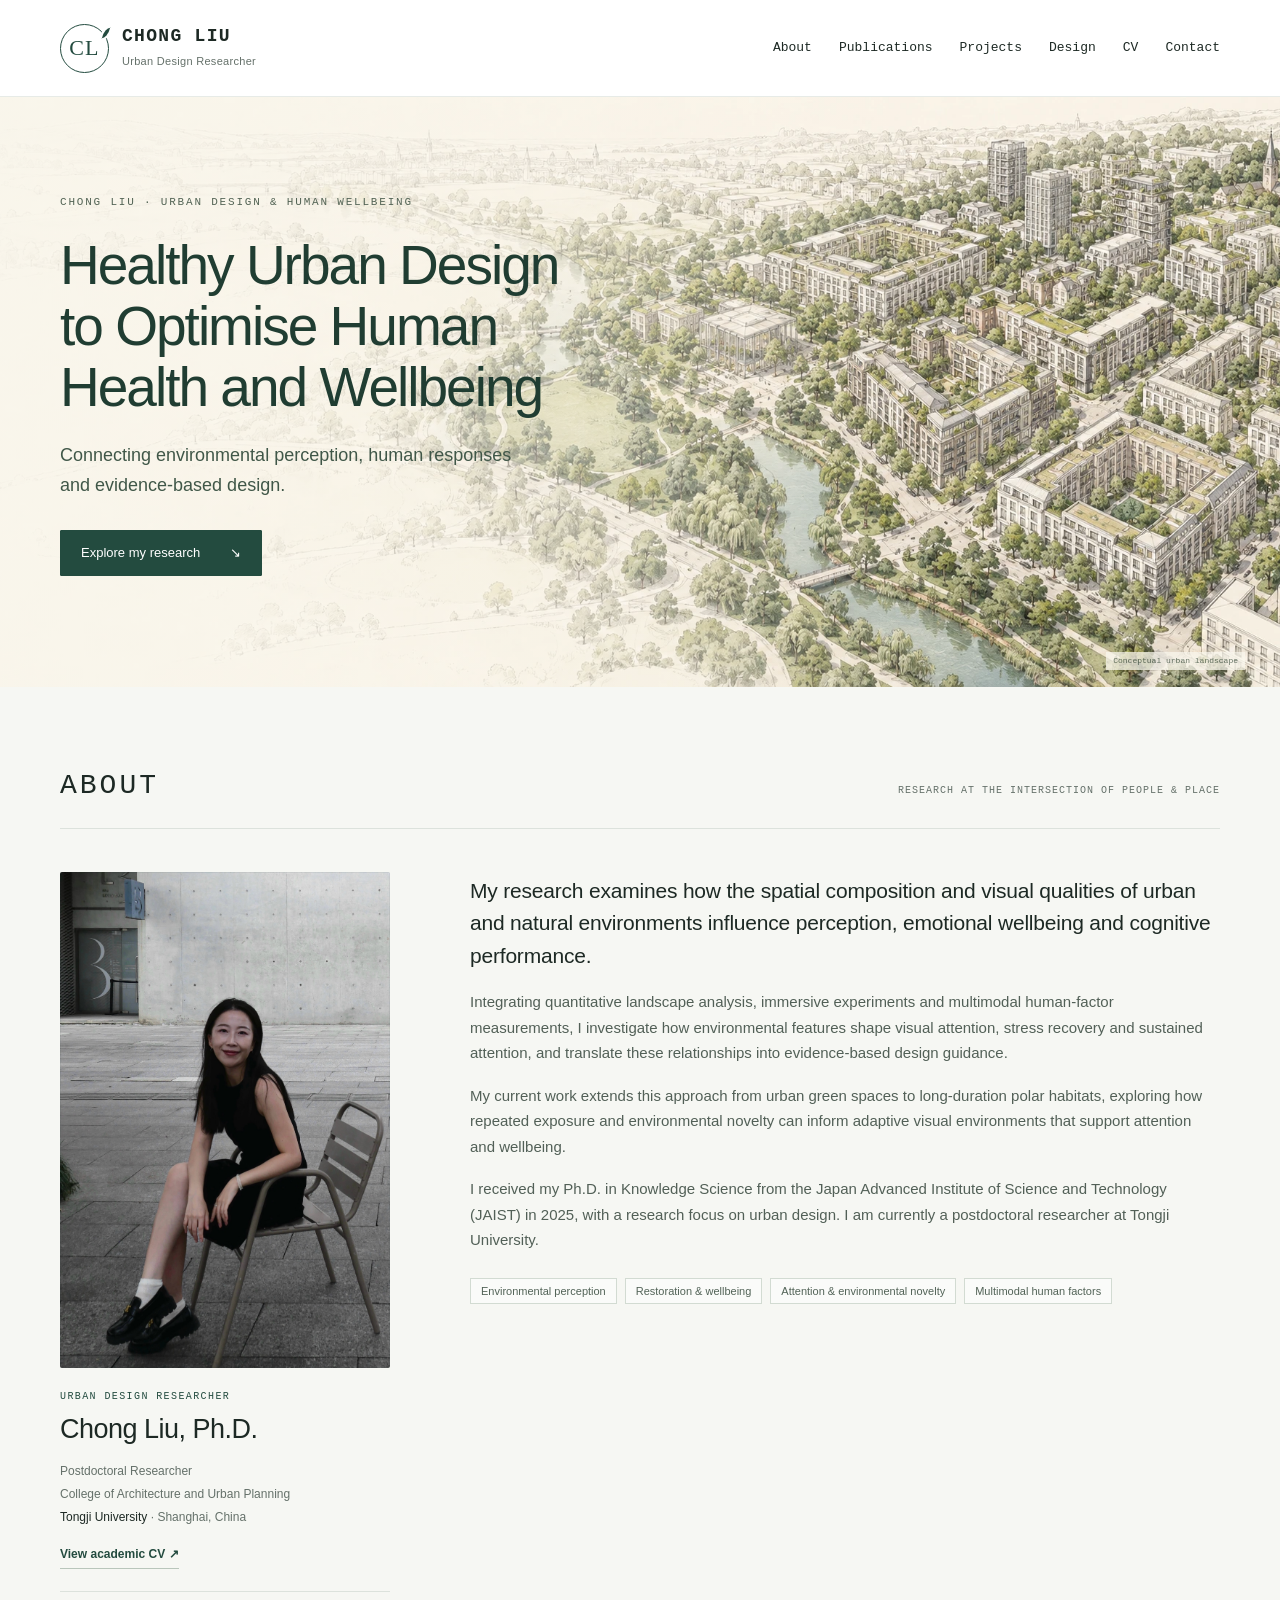
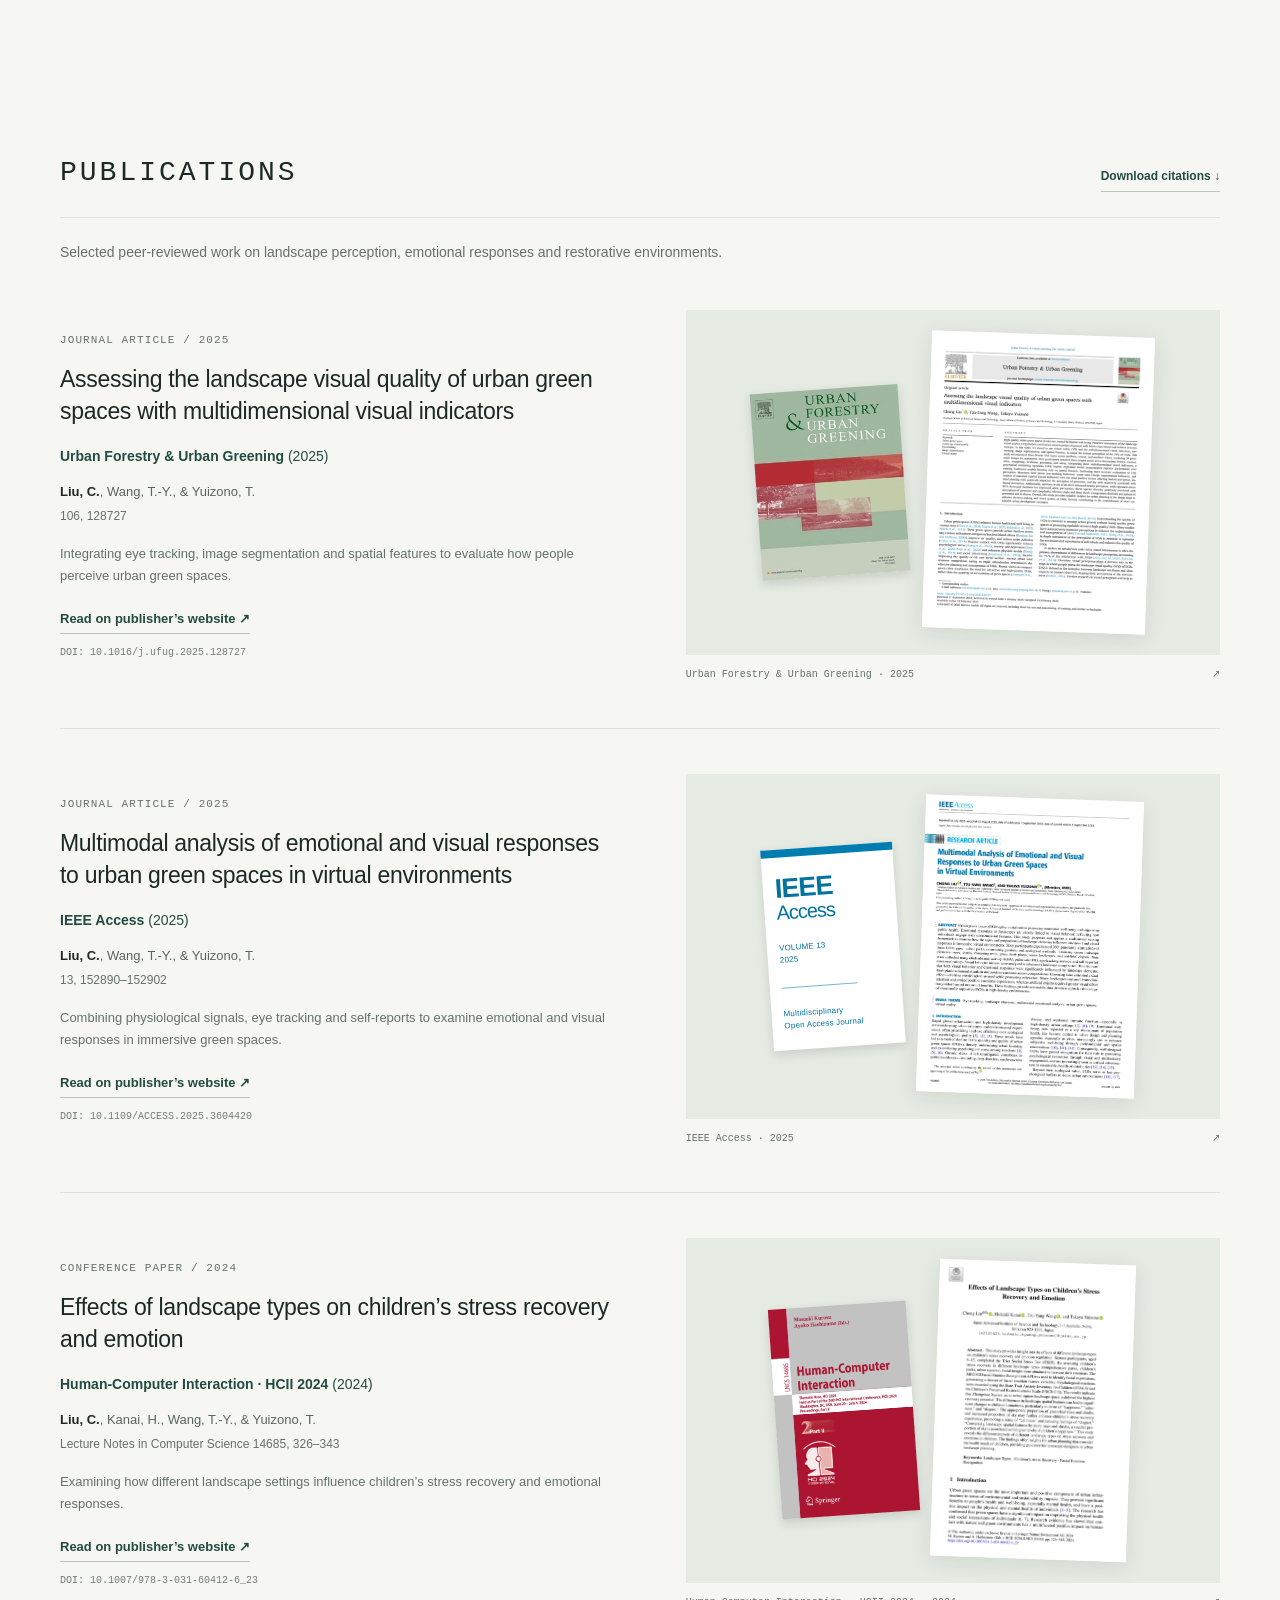
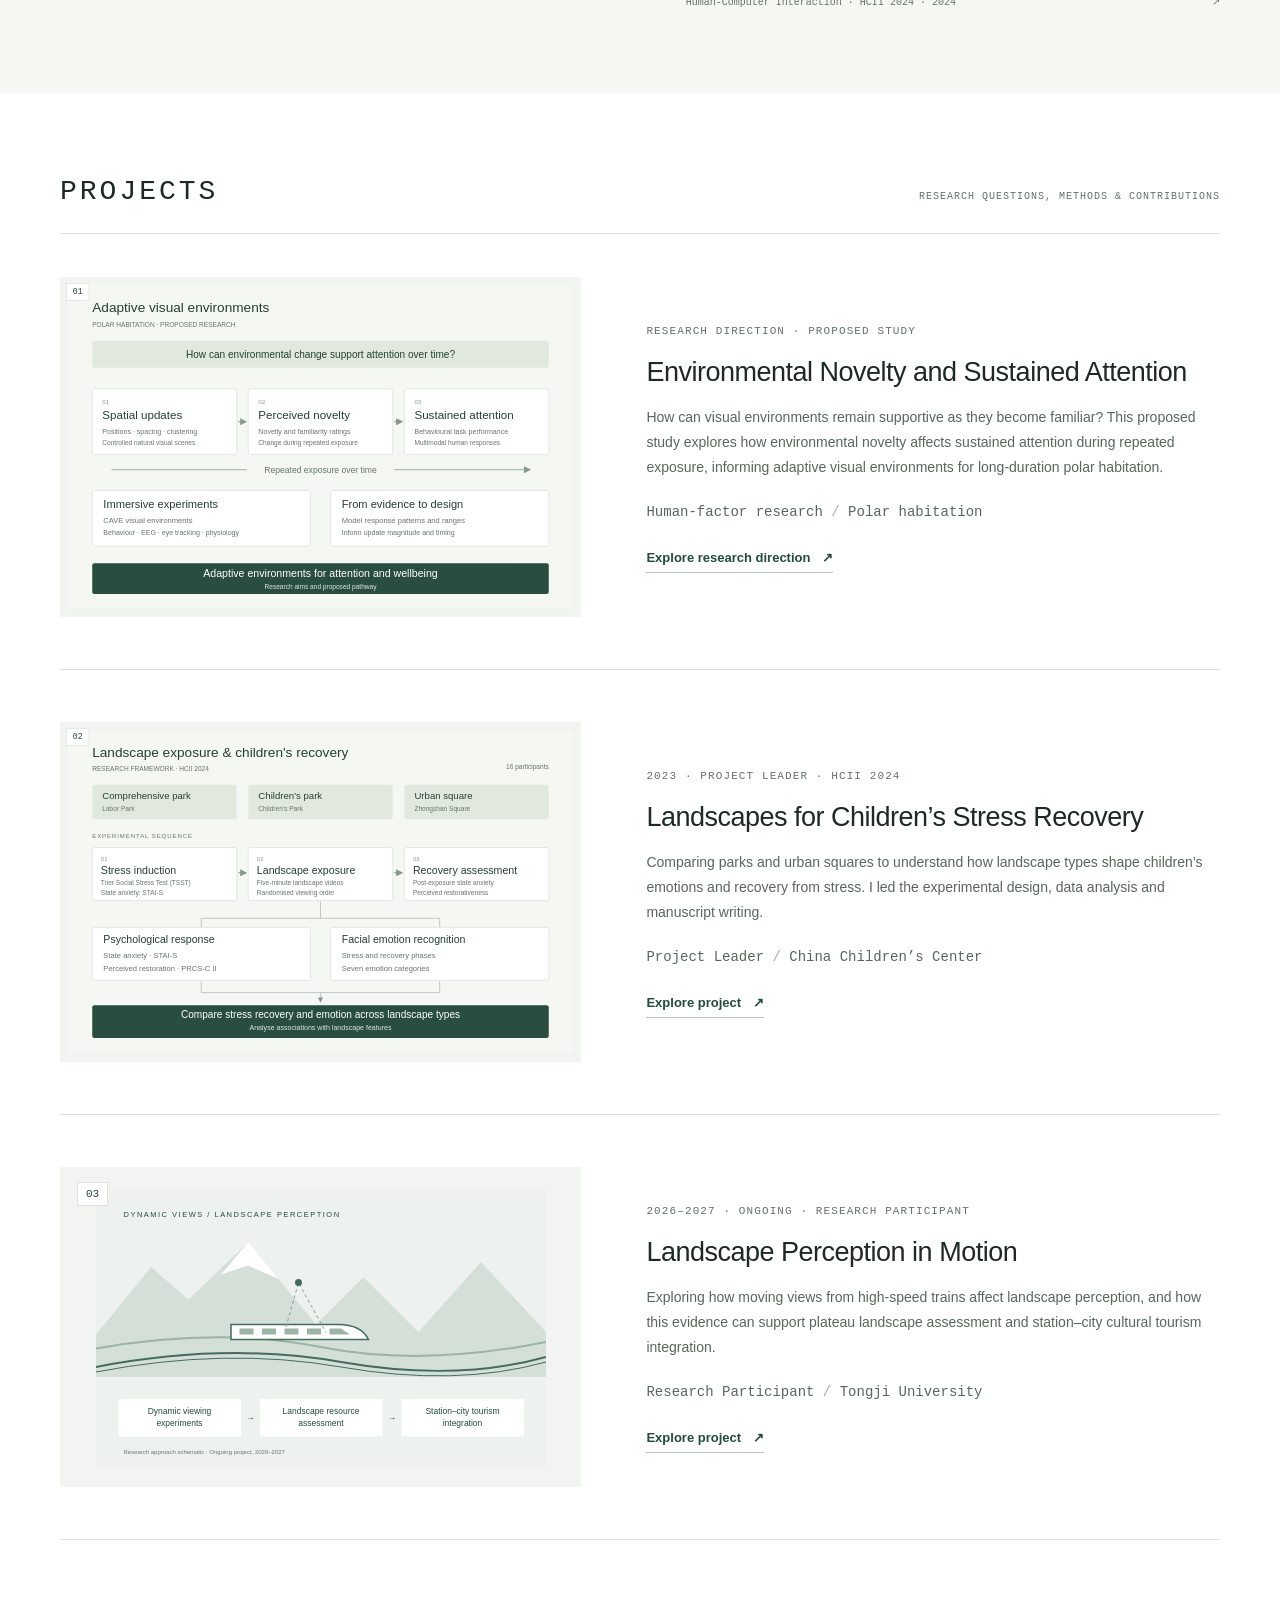
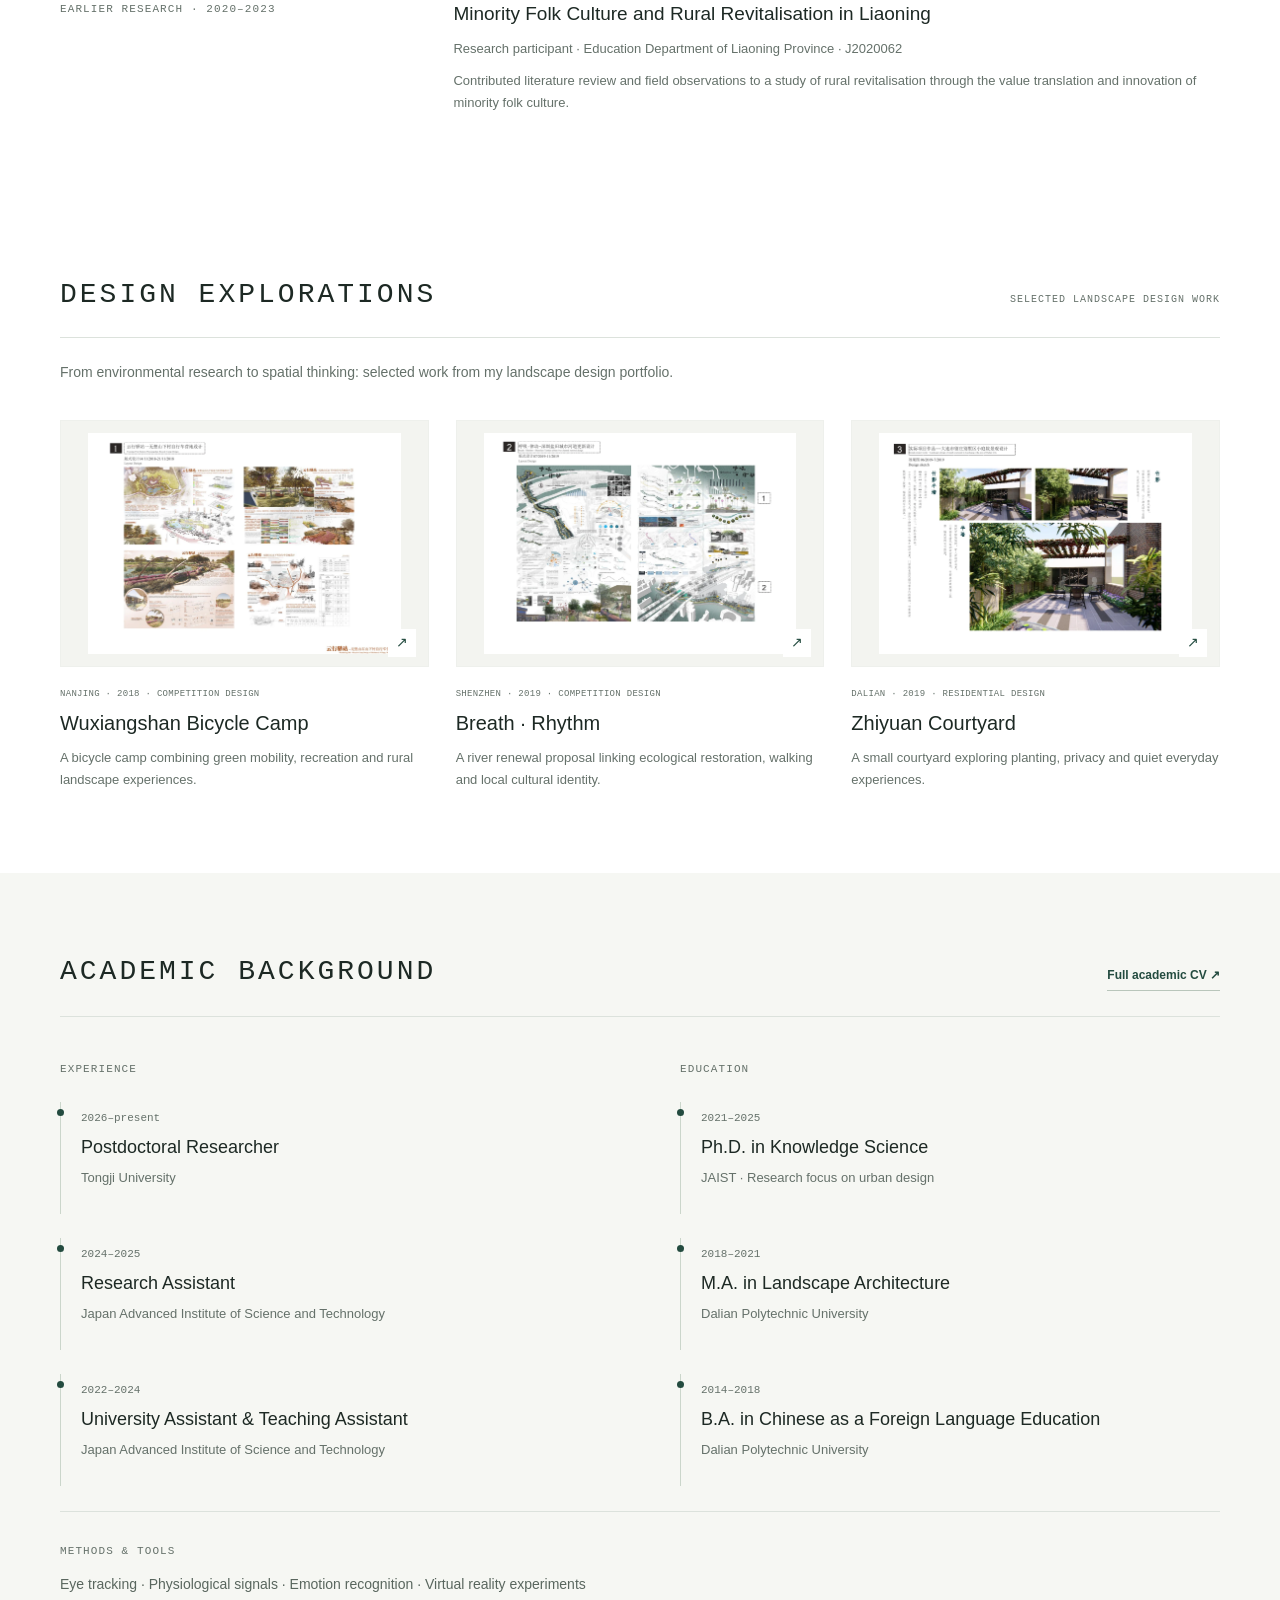
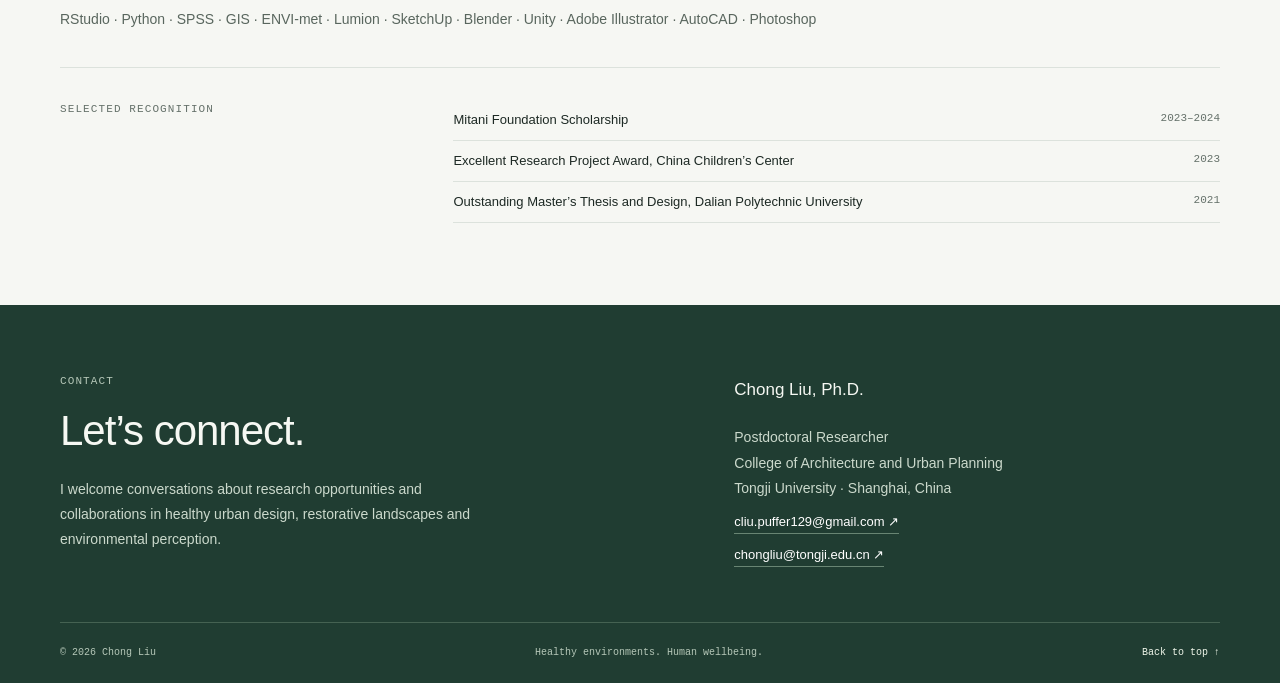
<file: index.html>
<!doctype html><html lang="en">
<head><meta charset="utf-8"><meta name="viewport" content="width=device-width, initial-scale=1"><meta name="description" content="Chong Liu, postdoctoral researcher at Tongji University. Healthy urban design to optimise human health and wellbeing through landscape perception and multimodal assessment."><meta name="theme-color" content="#234b3f"><title>Chong Liu | Healthy Urban Design</title><link rel="icon" href="assets/favicon.svg" type="image/svg+xml"><link rel="stylesheet" href="styles.css?v=20261018-portrait-selected"><link rel="canonical" href="https://chongliu129.github.io/"><meta property="og:title" content="Chong Liu | Healthy Urban Design"><meta property="og:description" content="Chong Liu, postdoctoral researcher at Tongji University. Healthy urban design to optimise human health and wellbeing through landscape perception and multimodal assessment."><meta property="og:image" content="https://chongliu129.github.io/assets/hero-urban-sketch.webp"><meta property="og:type" content="website"><script type="application/ld+json">{"@context": "https://schema.org", "@type": "Person", "name": "Chong Liu", "url": "https://chongliu129.github.io/", "jobTitle": "Postdoctoral Researcher", "worksFor": {"@type": "CollegeOrUniversity", "name": "Tongji University"}, "alumniOf": [{"@type": "CollegeOrUniversity", "name": "Japan Advanced Institute of Science and Technology"}, {"@type": "CollegeOrUniversity", "name": "Dalian Polytechnic University"}], "knowsAbout": ["Healthy urban design", "Environmental perception", "Restorative environments", "Multimodal assessment"]}</script></head>

<body id="top"><a class="skip-link" href="#main">Skip to content</a>

<header class="site-header"><div class="wrap header-inner"><a class="brand" href="/" aria-label="Chong Liu home"><span class="monogram" aria-hidden="true">CL<span></span></span><span>CHONG LIU<small>Urban Design Researcher</small></span></a><button class="menu-toggle" aria-expanded="false" aria-controls="primary-nav">Menu <span aria-hidden="true">☰</span></button>
<nav id="primary-nav" aria-label="Primary navigation"><a href="/#about">About</a><a href="/#publications">Publications</a><a href="/#projects">Projects</a><a href="/#design">Design</a><a href="cv.html">CV</a><a href="/#contact">Contact</a></nav>
</div></header>

<main id="main">
<section class="hero hero-sketch"><img class="hero-image" src="assets/hero-urban-sketch.webp" alt="Conceptual hand-drawn aerial view of tree-lined urban blocks, green courtyards and a public park" fetchpriority="high" width="1942" height="809"><div class="hero-shade"></div><div class="wrap hero-inner"><p class="eyebrow">CHONG LIU · URBAN DESIGN &amp; HUMAN WELLBEING</p><h1>Healthy Urban Design<br>to Optimise Human<br>Health and Wellbeing</h1><p class="hero-lead">Connecting environmental perception, human responses<br class="desktop-break"> and evidence-based design.</p><a class="button light" href="#projects">Explore my research <span aria-hidden="true">↘</span></a></div><p class="hero-caption">Conceptual urban landscape</p></section>

<section id="about" class="section about"><div class="wrap"><div class="section-head"><h2>About</h2><span>RESEARCH AT THE INTERSECTION OF PEOPLE &amp; PLACE</span></div><div class="about-grid"><div class="profile profile-with-photo"><figure class="portrait-frame"><img src="assets/chong-liu-portrait-selected.jpg" alt="Chong Liu seated in an architectural courtyard" width="1817" height="2733" loading="lazy"></figure><div class="profile-details"><p class="eyebrow">URBAN DESIGN RESEARCHER</p><h3>Chong Liu, Ph.D.</h3><p class="profile-affiliation">Postdoctoral Researcher<br>College of Architecture and Urban Planning<br><strong>Tongji University</strong> · Shanghai, China</p><a class="text-link" href="cv.html">View academic CV ↗</a></div></div><div class="about-copy"><p class="intro">My research examines how the spatial composition and visual qualities of urban and natural environments influence perception, emotional wellbeing and cognitive performance.</p><p>Integrating quantitative landscape analysis, immersive experiments and multimodal human-factor measurements, I investigate how environmental features shape visual attention, stress recovery and sustained attention, and translate these relationships into evidence-based design guidance.</p><p>My current work extends this approach from urban green spaces to long-duration polar habitats, exploring how repeated exposure and environmental novelty can inform adaptive visual environments that support attention and wellbeing.</p><p>I received my Ph.D. in Knowledge Science from the Japan Advanced Institute of Science and Technology (JAIST) in 2025, with a research focus on urban design. I am currently a postdoctoral researcher at Tongji University.</p><div class="research-tags"><span>Environmental perception</span><span>Restoration &amp; wellbeing</span><span>Attention &amp; environmental novelty</span><span>Multimodal human factors</span></div></div></div></div></section>

<section id="publications" class="section publications"><div class="wrap"><div class="section-head"><h2>Publications</h2><a class="text-link" href="publications.bib" download>Download citations ↓</a></div><p class="section-note">Selected peer-reviewed work on landscape perception, emotional responses and restorative environments.</p>
<article class="publication" id="ufug"><div class="pub-copy"><p class="eyebrow">Journal article <span> / </span> 2025</p><h3><a href="https://www.sciencedirect.com/science/article/pii/S1618866725000615" target="_blank" rel="noopener noreferrer">Assessing the landscape visual quality of urban green spaces with multidimensional visual indicators</a></h3><p class="journal">Urban Forestry & Urban Greening <span>(2025)</span></p><p class="authors"><strong>Liu, C.</strong>, Wang, T.-Y., &amp; Yuizono, T.</p><p class="volume">106, 128727</p><p class="pub-summary">Integrating eye tracking, image segmentation and spatial features to evaluate how people perceive urban green spaces.</p><a class="text-link" href="https://www.sciencedirect.com/science/article/pii/S1618866725000615" target="_blank" rel="noopener noreferrer">Read on publisher’s website ↗</a><p class="doi">DOI: 10.1016/j.ufug.2025.128727</p></div><a class="publication-preview" href="https://www.sciencedirect.com/science/article/pii/S1618866725000615" target="_blank" rel="noopener noreferrer" aria-label="Read Assessing the landscape visual quality of urban green spaces with multidimensional visual indicators on the publisher’s website"><div class="preview-surface"><img class="journal-cover" src="assets/ufug-cover.webp" alt="Urban Forestry &amp; Urban Greening cover" loading="lazy"><img class="paper-page" src="assets/paper-1.webp" alt="First page of Assessing the landscape visual quality of urban green spaces with multidimensional visual indicators" loading="lazy"></div><span class="preview-caption">Urban Forestry & Urban Greening · 2025 <span aria-hidden="true">↗</span></span></a></article>

<article class="publication" id="ieee"><div class="pub-copy"><p class="eyebrow">Journal article <span> / </span> 2025</p><h3><a href="https://ieeexplore.ieee.org/abstract/document/11145757" target="_blank" rel="noopener noreferrer">Multimodal analysis of emotional and visual responses to urban green spaces in virtual environments</a></h3><p class="journal">IEEE Access <span>(2025)</span></p><p class="authors"><strong>Liu, C.</strong>, Wang, T.-Y., &amp; Yuizono, T.</p><p class="volume">13, 152890–152902</p><p class="pub-summary">Combining physiological signals, eye tracking and self-reports to examine emotional and visual responses in immersive green spaces.</p><a class="text-link" href="https://ieeexplore.ieee.org/abstract/document/11145757" target="_blank" rel="noopener noreferrer">Read on publisher’s website ↗</a><p class="doi">DOI: 10.1109/ACCESS.2025.3604420</p></div><a class="publication-preview" href="https://ieeexplore.ieee.org/abstract/document/11145757" target="_blank" rel="noopener noreferrer" aria-label="Read Multimodal analysis of emotional and visual responses to urban green spaces in virtual environments on the publisher’s website"><div class="preview-surface"><span class="journal-badge"><b>IEEE<span>Access</span></b><small>VOLUME 13<br>2025</small><span class="badge-line"></span><small>Multidisciplinary<br>Open Access Journal</small></span><img class="paper-page" src="assets/paper-2.webp" alt="First page of Multimodal analysis of emotional and visual responses to urban green spaces in virtual environments" loading="lazy"></div><span class="preview-caption">IEEE Access · 2025 <span aria-hidden="true">↗</span></span></a></article>

<article class="publication" id="hcii"><div class="pub-copy"><p class="eyebrow">Conference paper <span> / </span> 2024</p><h3><a href="https://link.springer.com/chapter/10.1007/978-3-031-60412-6_23" target="_blank" rel="noopener noreferrer">Effects of landscape types on children’s stress recovery and emotion</a></h3><p class="journal">Human-Computer Interaction · HCII 2024 <span>(2024)</span></p><p class="authors"><strong>Liu, C.</strong>, Kanai, H., Wang, T.-Y., &amp; Yuizono, T.</p><p class="volume">Lecture Notes in Computer Science 14685, 326–343</p><p class="pub-summary">Examining how different landscape settings influence children’s stress recovery and emotional responses.</p><a class="text-link" href="https://link.springer.com/chapter/10.1007/978-3-031-60412-6_23" target="_blank" rel="noopener noreferrer">Read on publisher’s website ↗</a><p class="doi">DOI: 10.1007/978-3-031-60412-6_23</p></div><a class="publication-preview" href="https://link.springer.com/chapter/10.1007/978-3-031-60412-6_23" target="_blank" rel="noopener noreferrer" aria-label="Read Effects of landscape types on children’s stress recovery and emotion on the publisher’s website"><div class="preview-surface"><img class="journal-cover" src="assets/hcii-book.webp" alt="Human-Computer Interaction · HCII 2024 cover" loading="lazy"><img class="paper-page" src="assets/paper-3.webp" alt="First page of Effects of landscape types on children’s stress recovery and emotion" loading="lazy"></div><span class="preview-caption">Human-Computer Interaction · HCII 2024 · 2024 <span aria-hidden="true">↗</span></span></a></article>
</div></section>

<section id="projects" class="section projects"><div class="wrap"><div class="section-head"><h2>Projects</h2><span>RESEARCH QUESTIONS, METHODS &amp; CONTRIBUTIONS</span></div>
<article class="project-row"><a class="project-image project-framework" href="environmental-novelty.html"><img src="assets/novelty-research-framework.svg" alt="Research framework linking spatial updates, perceived novelty and sustained attention to adaptive visual environment design" loading="lazy" width="700" height="440"><span class="image-index">01</span></a><div class="project-copy"><p class="eyebrow">RESEARCH DIRECTION · PROPOSED STUDY</p><h3><a href="environmental-novelty.html">Environmental Novelty and Sustained Attention</a></h3><p>How can visual environments remain supportive as they become familiar? This proposed study explores how environmental novelty affects sustained attention during repeated exposure, informing adaptive visual environments for long-duration polar habitation.</p><p class="project-role">Human-factor research<span> / </span>Polar habitation</p><a class="text-link" href="environmental-novelty.html">Explore research direction <span aria-hidden="true">↗</span></a></div></article>

<article class="project-row"><a class="project-image project-framework" href="children-landscapes.html"><img src="assets/children-research-framework.svg" alt="Research framework showing landscape exposure, psychological assessment and facial emotion recognition in the children’s stress recovery study" loading="lazy" width="700" height="440"><span class="image-index">02</span></a><div class="project-copy"><p class="eyebrow">2023 · Project leader · HCII 2024</p><h3><a href="children-landscapes.html">Landscapes for Children’s Stress Recovery</a></h3><p>Comparing parks and urban squares to understand how landscape types shape children’s emotions and recovery from stress. I led the experimental design, data analysis and manuscript writing.</p><p class="project-role">Project Leader<span> / </span>China Children’s Center</p><a class="text-link" href="children-landscapes.html">Explore project <span aria-hidden="true">↗</span></a></div></article>

<article class="project-row"><a class="project-image" href="railway-landscapes.html"><img src="assets/railway-methods.svg" alt="Research approach from dynamic viewing experiments to landscape assessment and station–city tourism integration" loading="lazy" width="700" height="440"><span class="image-index">03</span></a><div class="project-copy"><p class="eyebrow">2026–2027 · Ongoing · Research participant</p><h3><a href="railway-landscapes.html">Landscape Perception in Motion</a></h3><p>Exploring how moving views from high-speed trains affect landscape perception, and how this evidence can support plateau landscape assessment and station–city cultural tourism integration.</p><p class="project-role">Research Participant<span> / </span>Tongji University</p><a class="text-link" href="railway-landscapes.html">Explore project <span aria-hidden="true">↗</span></a></div></article>

<article class="past-project"><p class="eyebrow">EARLIER RESEARCH · 2020–2023</p><div><h3>Minority Folk Culture and Rural Revitalisation in Liaoning</h3><p>Research participant · Education Department of Liaoning Province · J2020062</p><p>Contributed literature review and field observations to a study of rural revitalisation through the value translation and innovation of minority folk culture.</p></div></article>
</div></section>

<section id="design" class="section design"><div class="wrap"><div class="section-head"><h2>Design Explorations</h2><span>SELECTED LANDSCAPE DESIGN WORK</span></div><p class="section-note">From environmental research to spatial thinking: selected work from my landscape design portfolio.</p><div class="design-grid">
<article class="design-card"><a class="design-open" href="assets/bicycle-camp.webp" data-image="assets/bicycle-camp.webp" data-title="Wuxiangshan Bicycle Camp" aria-label="Enlarge Wuxiangshan Bicycle Camp portfolio sheet"><img src="assets/bicycle-camp.webp" alt="Original portfolio sheet for Wuxiangshan Bicycle Camp" loading="lazy" width="800" height="565"><span aria-hidden="true">↗</span></a><p class="eyebrow">Nanjing · 2018 · Competition design</p><h3>Wuxiangshan Bicycle Camp</h3><p>A bicycle camp combining green mobility, recreation and rural landscape experiences.</p></article>

<article class="design-card"><a class="design-open" href="assets/river-renewal.webp" data-image="assets/river-renewal.webp" data-title="Breath · Rhythm" aria-label="Enlarge Breath · Rhythm portfolio sheet"><img src="assets/river-renewal.webp" alt="Original portfolio sheet for Breath · Rhythm" loading="lazy" width="800" height="565"><span aria-hidden="true">↗</span></a><p class="eyebrow">Shenzhen · 2019 · Competition design</p><h3>Breath · Rhythm</h3><p>A river renewal proposal linking ecological restoration, walking and local cultural identity.</p></article>

<article class="design-card"><a class="design-open" href="assets/courtyard.webp" data-image="assets/courtyard.webp" data-title="Zhiyuan Courtyard" aria-label="Enlarge Zhiyuan Courtyard portfolio sheet"><img src="assets/courtyard.webp" alt="Original portfolio sheet for Zhiyuan Courtyard" loading="lazy" width="800" height="565"><span aria-hidden="true">↗</span></a><p class="eyebrow">Dalian · 2019 · Residential design</p><h3>Zhiyuan Courtyard</h3><p>A small courtyard exploring planting, privacy and quiet everyday experiences.</p></article>
</div></div></section>

<dialog id="image-viewer" aria-labelledby="viewer-title"><div class="viewer-bar"><h2 id="viewer-title">Portfolio</h2><button type="button" class="close-viewer" aria-label="Close image preview">Close ×</button></div><img id="viewer-image" alt=""><p>Original portfolio sheet · Chong Liu</p></dialog>

<section id="background" class="section background"><div class="wrap"><div class="section-head"><h2>Academic Background</h2><a href="cv.html" class="text-link">Full academic CV ↗</a></div><div class="background-grid"><div><p class="eyebrow">EXPERIENCE</p>
<article class="timeline-item"><time>2026–present</time><h3>Postdoctoral Researcher</h3><p>Tongji University</p></article>

<article class="timeline-item"><time>2024–2025</time><h3>Research Assistant</h3><p>Japan Advanced Institute of Science and Technology</p></article>

<article class="timeline-item"><time>2022–2024</time><h3>University Assistant &amp; Teaching Assistant</h3><p>Japan Advanced Institute of Science and Technology</p></article>
</div><div><p class="eyebrow">EDUCATION</p>
<article class="timeline-item"><time>2021–2025</time><h3>Ph.D. in Knowledge Science</h3><p>JAIST · Research focus on urban design</p></article>

<article class="timeline-item"><time>2018–2021</time><h3>M.A. in Landscape Architecture</h3><p>Dalian Polytechnic University</p></article>

<article class="timeline-item"><time>2014–2018</time><h3>B.A. in Chinese as a Foreign Language Education</h3><p>Dalian Polytechnic University</p></article>
</div></div><div class="methods-strip"><p class="eyebrow">METHODS &amp; TOOLS</p><p>Eye tracking · Physiological signals · Emotion recognition · Virtual reality experiments</p><p>RStudio · Python · SPSS · GIS · ENVI-met · Lumion · SketchUp · Blender · Unity · Adobe Illustrator · AutoCAD · Photoshop</p></div><div class="recognition"><p class="eyebrow">SELECTED RECOGNITION</p><ul><li>Mitani Foundation Scholarship <span>2023–2024</span></li><li>Excellent Research Project Award, China Children’s Center <span>2023</span></li><li>Outstanding Master’s Thesis and Design, Dalian Polytechnic University <span>2021</span></li></ul></div></div></section>
</main>

<footer id="contact"><div class="wrap contact-grid"><div><p class="eyebrow">CONTACT</p><h2>Let’s connect.</h2><p>I welcome conversations about research opportunities and collaborations in healthy urban design, restorative landscapes and environmental perception.</p></div><div class="contact-details"><strong>Chong Liu, Ph.D.</strong><p>Postdoctoral Researcher<br>College of Architecture and Urban Planning<br>Tongji University · Shanghai, China</p><a href="mailto:cliu.puffer129@gmail.com">cliu.puffer129@gmail.com ↗</a><a href="mailto:chongliu@tongji.edu.cn">chongliu@tongji.edu.cn ↗</a></div></div><div class="wrap footer-bottom"><span>© 2026 Chong Liu</span><span>Healthy environments. Human wellbeing.</span><a href="#top">Back to top ↑</a></div></footer>
<script src="script.js?v=20261017" defer></script></body>
</html>
</file>
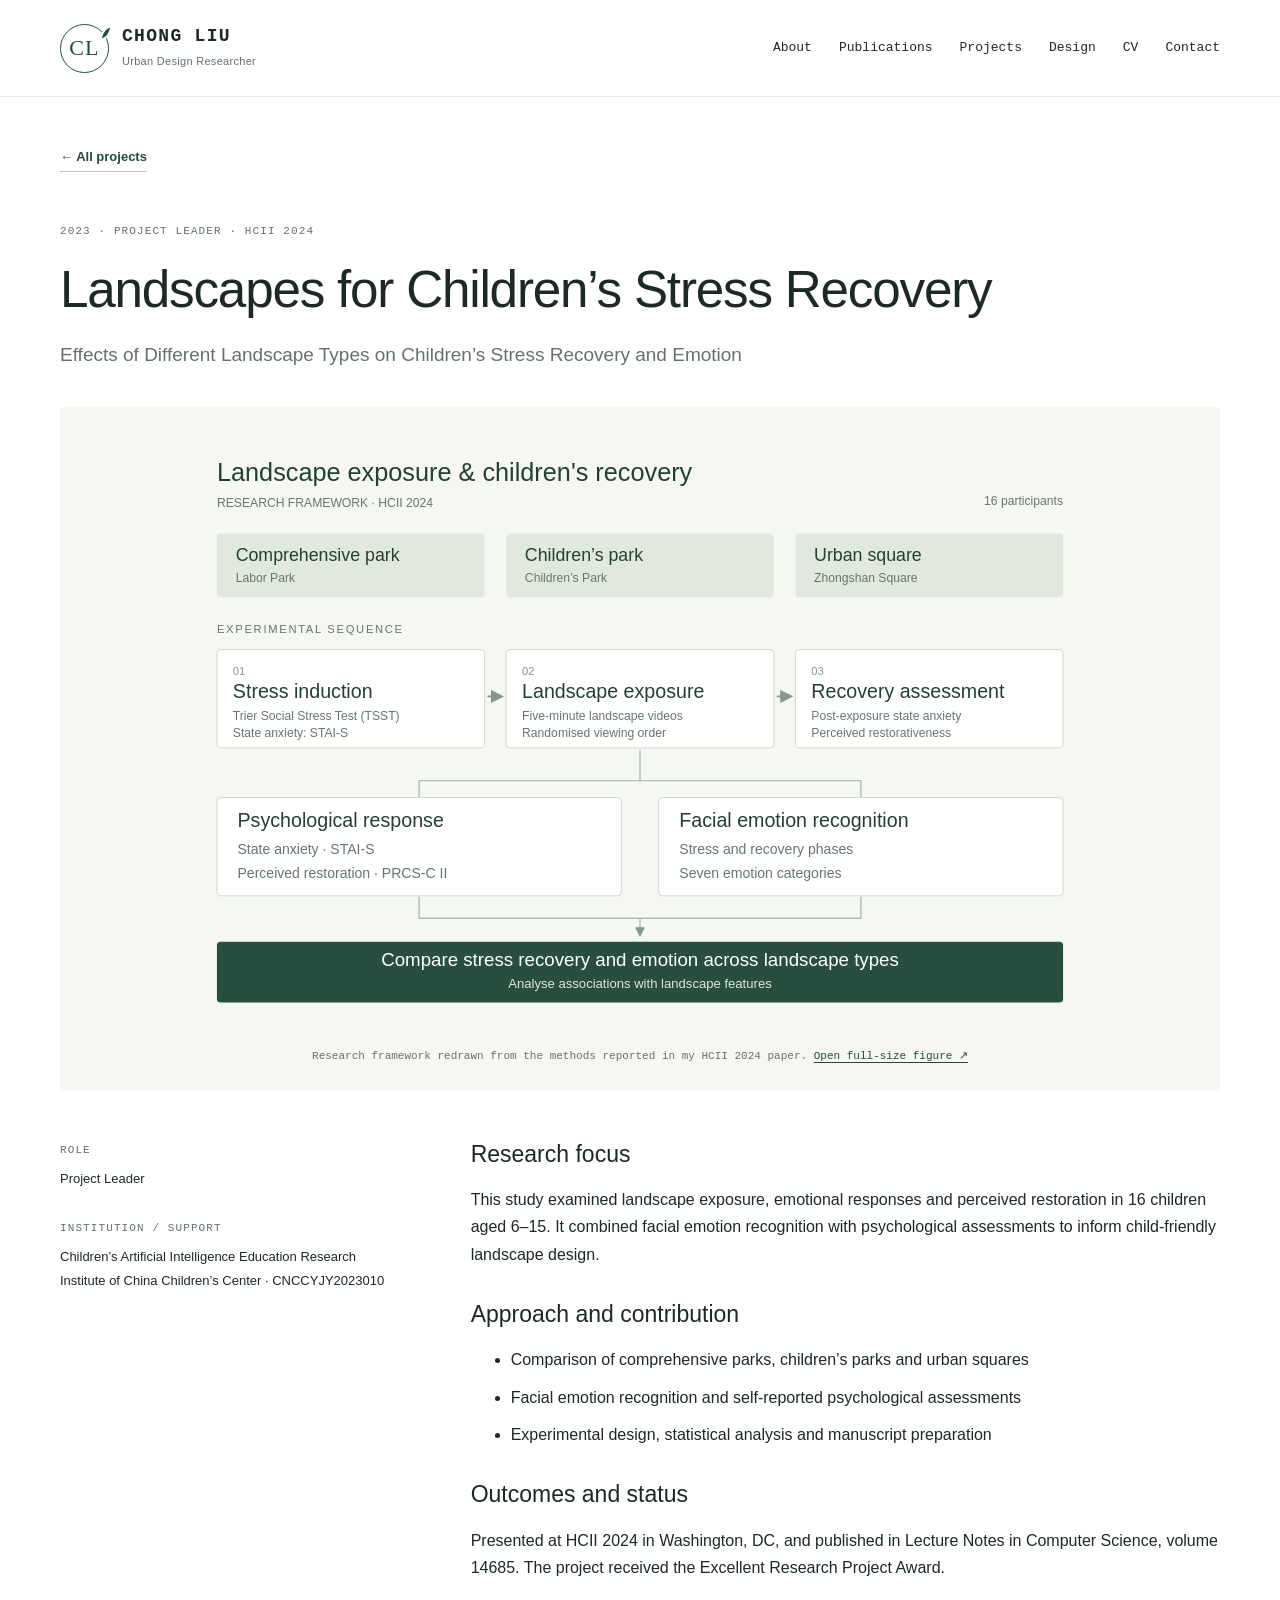
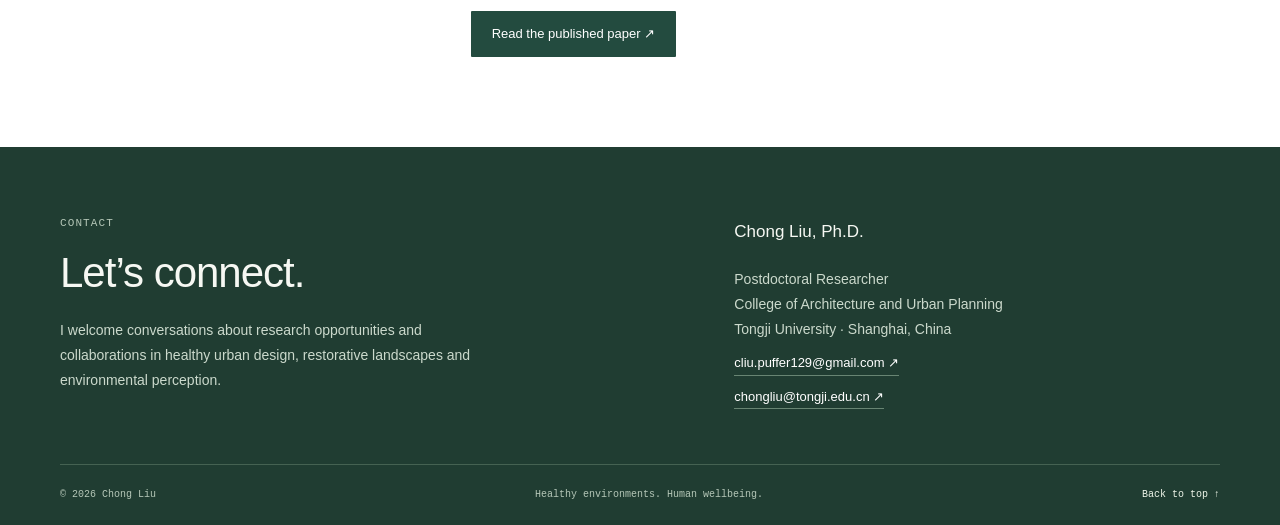
<file: children-landscapes.html>
<!doctype html><html lang="en">
<head><meta charset="utf-8"><meta name="viewport" content="width=device-width, initial-scale=1"><meta name="description" content="Comparing parks and urban squares to understand how landscape types shape children’s emotions and recovery from stress. I led the experimental design, data analysis and manuscript writing."><meta name="theme-color" content="#234b3f"><title>Landscapes for Children’s Stress Recovery | Chong Liu</title><link rel="icon" href="assets/favicon.svg" type="image/svg+xml"><link rel="stylesheet" href="styles.css?v=20261018"><link rel="canonical" href="https://chongliu129.github.io/children-landscapes.html"><meta property="og:title" content="Landscapes for Children’s Stress Recovery | Chong Liu"><meta property="og:description" content="Comparing parks and urban squares to understand how landscape types shape children’s emotions and recovery from stress. I led the experimental design, data analysis and manuscript writing."><meta property="og:image" content="https://chongliu129.github.io/assets/hero-urban-sketch.webp"><meta property="og:type" content="website"></head>

<body id="top"><a class="skip-link" href="#main">Skip to content</a>

<header class="site-header"><div class="wrap header-inner"><a class="brand" href="/" aria-label="Chong Liu home"><span class="monogram" aria-hidden="true">CL<span></span></span><span>CHONG LIU<small>Urban Design Researcher</small></span></a><button class="menu-toggle" aria-expanded="false" aria-controls="primary-nav">Menu <span aria-hidden="true">☰</span></button>
<nav id="primary-nav" aria-label="Primary navigation"><a href="/#about">About</a><a href="/#publications">Publications</a><a href="/#projects">Projects</a><a href="/#design">Design</a><a href="cv.html">CV</a><a href="/#contact">Contact</a></nav>
</div></header>

<main id="main" class="detail-page wrap"><a href="/#projects" class="text-link back-link">← All projects</a><p class="eyebrow">2023 · Project leader · HCII 2024</p><h1>Landscapes for Children’s Stress Recovery</h1><p class="detail-subtitle">Effects of Different Landscape Types on Children’s Stress Recovery and Emotion</p>
<figure class="detail-figure framework-figure"><a href="assets/children-research-framework.svg" target="_blank" rel="noopener noreferrer" aria-label="Open full-size research illustration"><img src="assets/children-research-framework.svg" alt="Research framework showing the experimental sequence, psychological measures and facial emotion recognition"></a><figcaption>Research framework redrawn from the methods reported in my HCII 2024 paper. <a class="figure-enlarge" href="assets/children-research-framework.svg" target="_blank" rel="noopener noreferrer">Open full-size figure ↗</a></figcaption></figure>
<div class="detail-columns">
<aside><p class="eyebrow">ROLE</p><p>Project Leader</p><p class="eyebrow">INSTITUTION / SUPPORT</p><p>Children’s Artificial Intelligence Education Research Institute of China Children’s Center · CNCCYJY2023010</p></aside>
<div><h2>Research focus</h2><p>This study examined landscape exposure, emotional responses and perceived restoration in 16 children aged 6–15. It combined facial emotion recognition with psychological assessments to inform child-friendly landscape design.</p><h2>Approach and contribution</h2><ul><li>Comparison of comprehensive parks, children’s parks and urban squares</li><li>Facial emotion recognition and self-reported psychological assessments</li><li>Experimental design, statistical analysis and manuscript preparation</li></ul><h2>Outcomes and status</h2><p>Presented at HCII 2024 in Washington, DC, and published in Lecture Notes in Computer Science, volume 14685. The project received the Excellent Research Project Award.</p><a class="button primary" href="https://link.springer.com/chapter/10.1007/978-3-031-60412-6_23">Read the published paper ↗</a></div></div></main>

<footer id="contact"><div class="wrap contact-grid"><div><p class="eyebrow">CONTACT</p><h2>Let’s connect.</h2><p>I welcome conversations about research opportunities and collaborations in healthy urban design, restorative landscapes and environmental perception.</p></div><div class="contact-details"><strong>Chong Liu, Ph.D.</strong><p>Postdoctoral Researcher<br>College of Architecture and Urban Planning<br>Tongji University · Shanghai, China</p><a href="mailto:cliu.puffer129@gmail.com">cliu.puffer129@gmail.com ↗</a><a href="mailto:chongliu@tongji.edu.cn">chongliu@tongji.edu.cn ↗</a></div></div><div class="wrap footer-bottom"><span>© 2026 Chong Liu</span><span>Healthy environments. Human wellbeing.</span><a href="#top">Back to top ↑</a></div></footer>
<script src="script.js?v=20261017" defer></script></body>
</html>
</file>
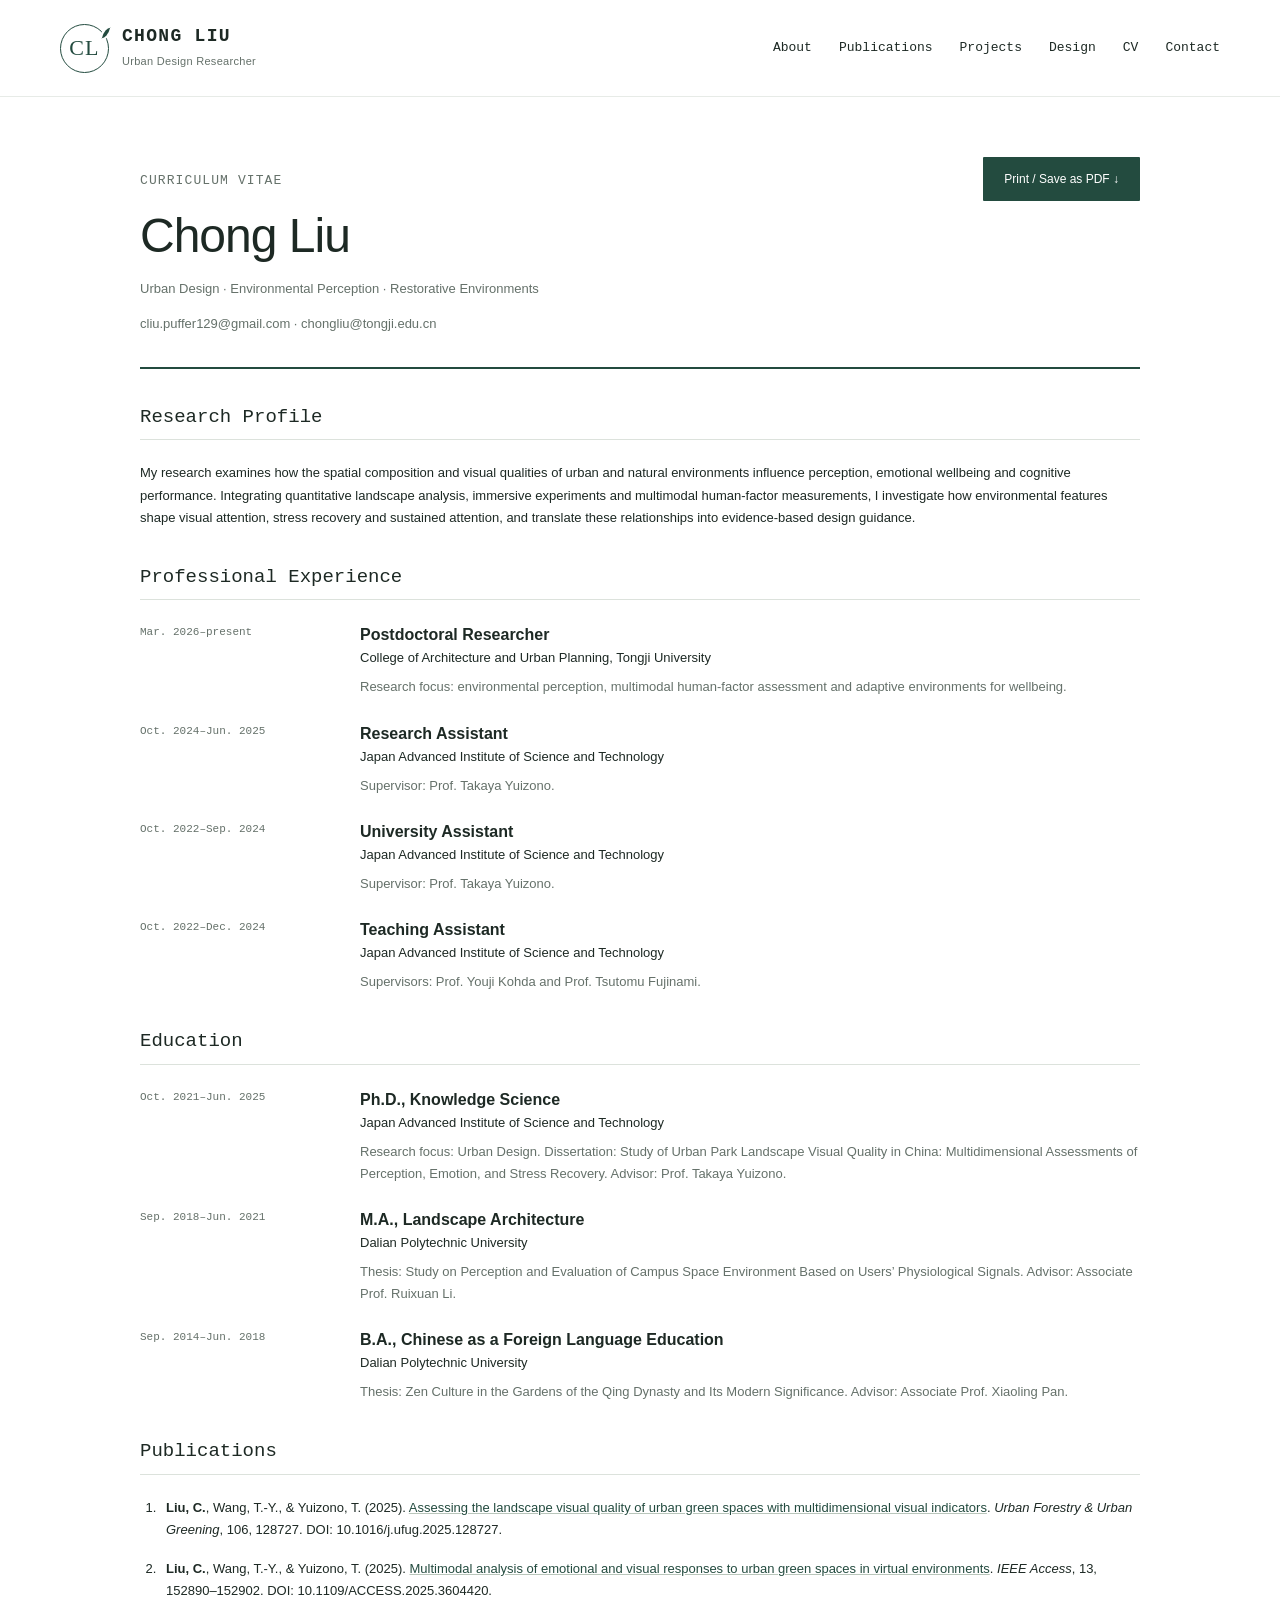
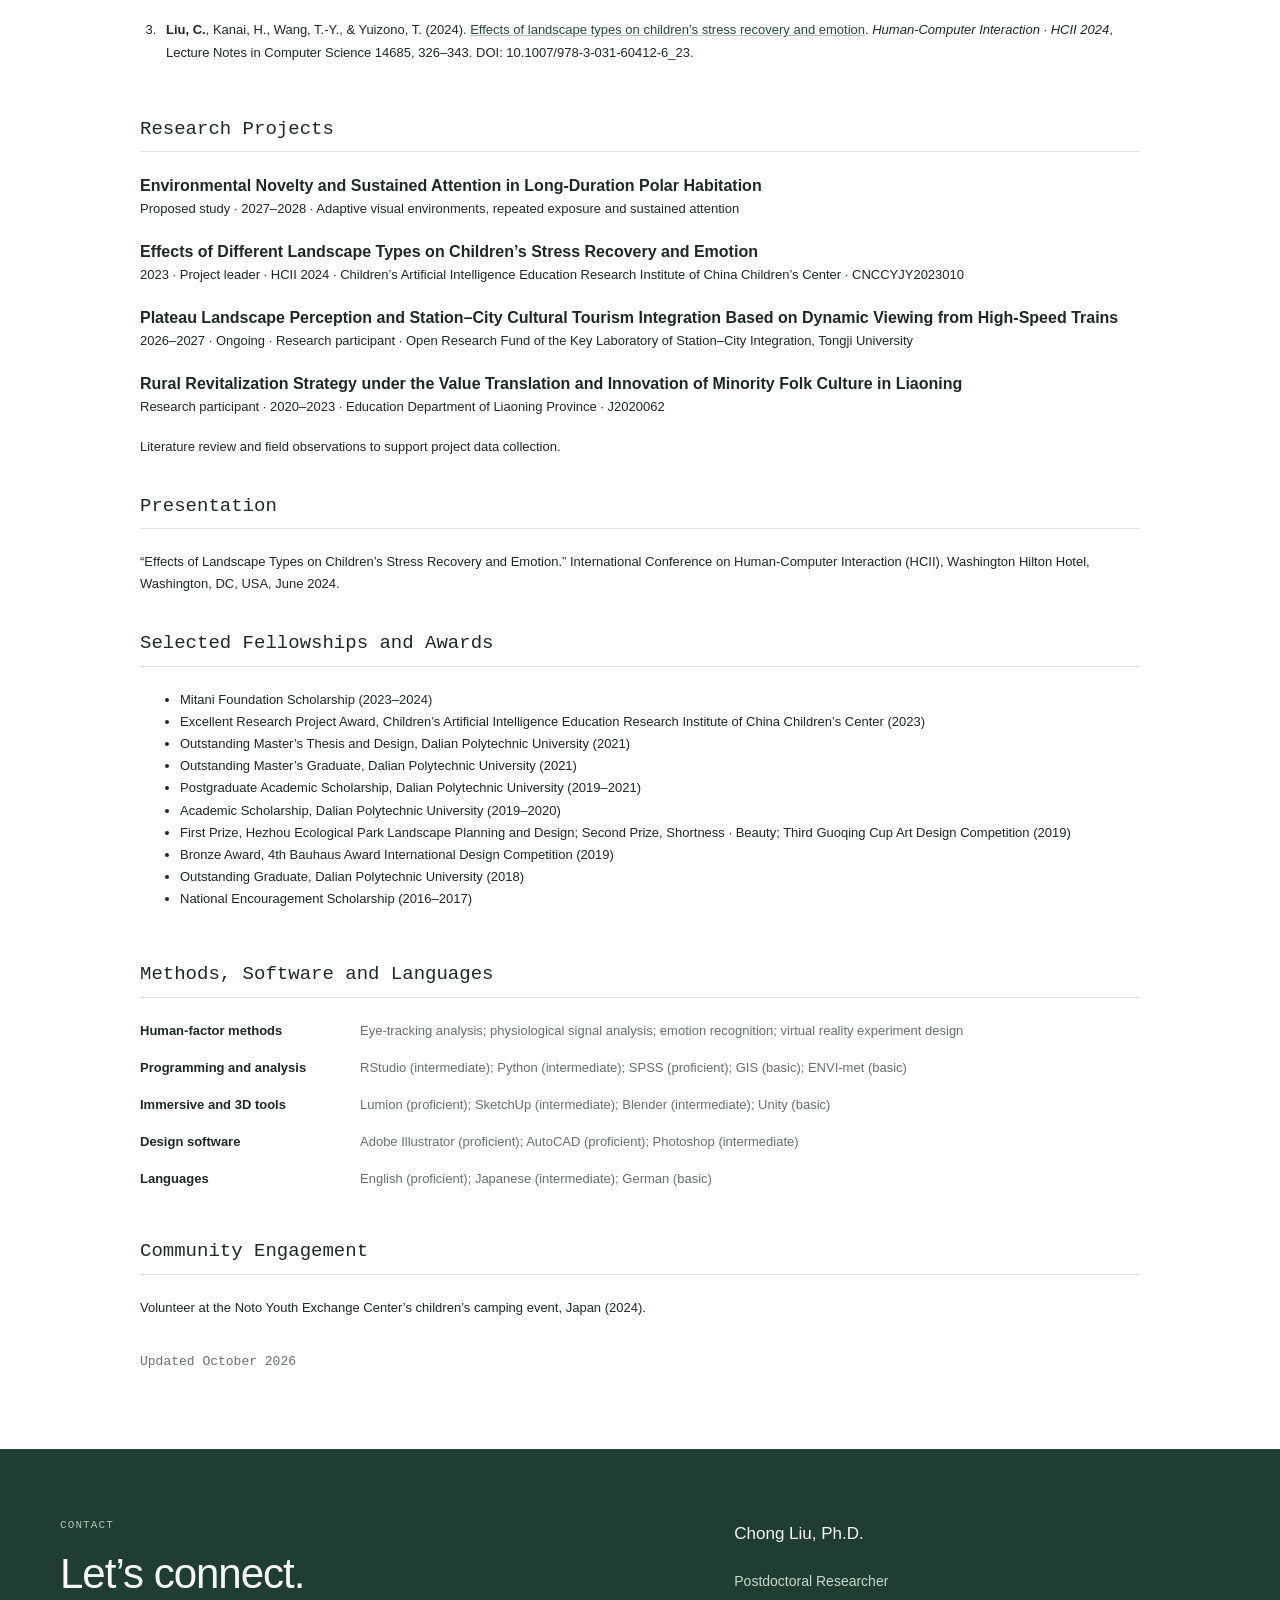
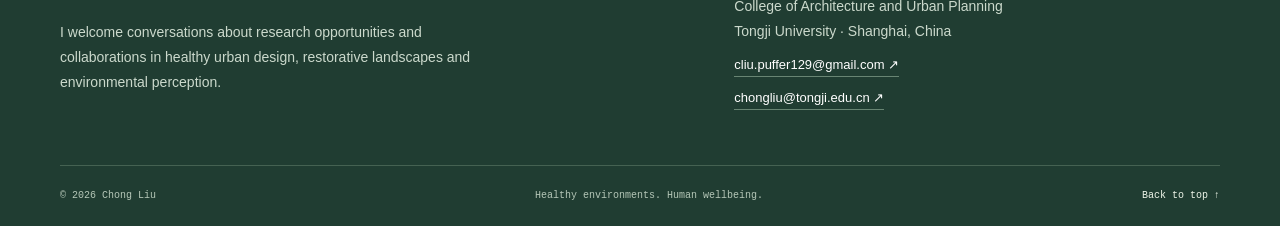
<file: cv.html>
<!doctype html><html lang="en">
<head><meta charset="utf-8"><meta name="viewport" content="width=device-width, initial-scale=1"><meta name="description" content="Academic CV of Chong Liu: education, research experience, publications, projects and methods."><meta name="theme-color" content="#234b3f"><title>CV | Chong Liu</title><link rel="icon" href="assets/favicon.svg" type="image/svg+xml"><link rel="stylesheet" href="styles.css?v=20261017-v2"><link rel="canonical" href="https://chongliu129.github.io/cv.html"><meta property="og:title" content="CV | Chong Liu"><meta property="og:description" content="Academic CV of Chong Liu: education, research experience, publications, projects and methods."><meta property="og:image" content="https://chongliu129.github.io/assets/hero-urban-sketch.webp"><meta property="og:type" content="website"></head>

<body id="top"><a class="skip-link" href="#main">Skip to content</a>

<header class="site-header"><div class="wrap header-inner"><a class="brand" href="/" aria-label="Chong Liu home"><span class="monogram" aria-hidden="true">CL<span></span></span><span>CHONG LIU<small>Urban Design Researcher</small></span></a><button class="menu-toggle" aria-expanded="false" aria-controls="primary-nav">Menu <span aria-hidden="true">☰</span></button>
<nav id="primary-nav" aria-label="Primary navigation"><a href="/#about">About</a><a href="/#publications">Publications</a><a href="/#projects">Projects</a><a href="/#design">Design</a><a href="cv.html">CV</a><a href="/#contact">Contact</a></nav>
</div></header>

<main id="main" class="wrap cv-page"><div class="cv-title"><div><p class="eyebrow">CURRICULUM VITAE</p><h1>Chong Liu</h1><p>Urban Design · Environmental Perception · Restorative Environments</p><p><a href="mailto:cliu.puffer129@gmail.com">cliu.puffer129@gmail.com</a> · <a href="mailto:chongliu@tongji.edu.cn">chongliu@tongji.edu.cn</a></p></div><button class="button primary print-cv" type="button">Print / Save as PDF ↓</button></div>
<section><h2>Research Profile</h2><p>My research examines how the spatial composition and visual qualities of urban and natural environments influence perception, emotional wellbeing and cognitive performance. Integrating quantitative landscape analysis, immersive experiments and multimodal human-factor measurements, I investigate how environmental features shape visual attention, stress recovery and sustained attention, and translate these relationships into evidence-based design guidance.</p></section>

<section><h2>Professional Experience</h2>
<article class="cv-entry"><time>Mar. 2026–present</time><div><h3>Postdoctoral Researcher</h3><p>College of Architecture and Urban Planning, Tongji University</p><p>Research focus: environmental perception, multimodal human-factor assessment and adaptive environments for wellbeing.</p></div></article>

<article class="cv-entry"><time>Oct. 2024–Jun. 2025</time><div><h3>Research Assistant</h3><p>Japan Advanced Institute of Science and Technology</p><p>Supervisor: Prof. Takaya Yuizono.</p></div></article>

<article class="cv-entry"><time>Oct. 2022–Sep. 2024</time><div><h3>University Assistant</h3><p>Japan Advanced Institute of Science and Technology</p><p>Supervisor: Prof. Takaya Yuizono.</p></div></article>

<article class="cv-entry"><time>Oct. 2022–Dec. 2024</time><div><h3>Teaching Assistant</h3><p>Japan Advanced Institute of Science and Technology</p><p>Supervisors: Prof. Youji Kohda and Prof. Tsutomu Fujinami.</p></div></article>
</section>

<section><h2>Education</h2>
<article class="cv-entry"><time>Oct. 2021–Jun. 2025</time><div><h3>Ph.D., Knowledge Science</h3><p>Japan Advanced Institute of Science and Technology</p><p>Research focus: Urban Design. Dissertation: Study of Urban Park Landscape Visual Quality in China: Multidimensional Assessments of Perception, Emotion, and Stress Recovery. Advisor: Prof. Takaya Yuizono.</p></div></article>

<article class="cv-entry"><time>Sep. 2018–Jun. 2021</time><div><h3>M.A., Landscape Architecture</h3><p>Dalian Polytechnic University</p><p>Thesis: Study on Perception and Evaluation of Campus Space Environment Based on Users’ Physiological Signals. Advisor: Associate Prof. Ruixuan Li.</p></div></article>

<article class="cv-entry"><time>Sep. 2014–Jun. 2018</time><div><h3>B.A., Chinese as a Foreign Language Education</h3><p>Dalian Polytechnic University</p><p>Thesis: Zen Culture in the Gardens of the Qing Dynasty and Its Modern Significance. Advisor: Associate Prof. Xiaoling Pan.</p></div></article>
</section>

<section><h2>Publications</h2><ol class="cv-publications"><li><strong>Liu, C.</strong>, Wang, T.-Y., &amp; Yuizono, T. (2025). <a href="https://www.sciencedirect.com/science/article/pii/S1618866725000615">Assessing the landscape visual quality of urban green spaces with multidimensional visual indicators</a>. <em>Urban Forestry & Urban Greening</em>, 106, 128727. DOI: 10.1016/j.ufug.2025.128727.</li><li><strong>Liu, C.</strong>, Wang, T.-Y., &amp; Yuizono, T. (2025). <a href="https://ieeexplore.ieee.org/abstract/document/11145757">Multimodal analysis of emotional and visual responses to urban green spaces in virtual environments</a>. <em>IEEE Access</em>, 13, 152890–152902. DOI: 10.1109/ACCESS.2025.3604420.</li><li><strong>Liu, C.</strong>, Kanai, H., Wang, T.-Y., &amp; Yuizono, T. (2024). <a href="https://link.springer.com/chapter/10.1007/978-3-031-60412-6_23">Effects of landscape types on children’s stress recovery and emotion</a>. <em>Human-Computer Interaction · HCII 2024</em>, Lecture Notes in Computer Science 14685, 326–343. DOI: 10.1007/978-3-031-60412-6_23.</li></ol></section>

<section><h2>Research Projects</h2>
<article><h3>Environmental Novelty and Sustained Attention in Long-Duration Polar Habitation</h3><p>Proposed study · 2027–2028 · Adaptive visual environments, repeated exposure and sustained attention</p></article>

<article><h3>Effects of Different Landscape Types on Children’s Stress Recovery and Emotion</h3><p>2023 · Project leader · HCII 2024 · Children’s Artificial Intelligence Education Research Institute of China Children’s Center · CNCCYJY2023010</p></article>

<article><h3>Plateau Landscape Perception and Station–City Cultural Tourism Integration Based on Dynamic Viewing from High-Speed Trains</h3><p>2026–2027 · Ongoing · Research participant · Open Research Fund of the Key Laboratory of Station–City Integration, Tongji University</p></article>

<article><h3>Rural Revitalization Strategy under the Value Translation and Innovation of Minority Folk Culture in Liaoning</h3><p>Research participant · 2020–2023 · Education Department of Liaoning Province · J2020062</p><p>Literature review and field observations to support project data collection.</p></article>
</section>

<section><h2>Presentation</h2><p>“Effects of Landscape Types on Children’s Stress Recovery and Emotion.” International Conference on Human-Computer Interaction (HCII), Washington Hilton Hotel, Washington, DC, USA, June 2024.</p></section>

<section><h2>Selected Fellowships and Awards</h2><ul><li>Mitani Foundation Scholarship (2023–2024)</li><li>Excellent Research Project Award, Children’s Artificial Intelligence Education Research Institute of China Children’s Center (2023)</li><li>Outstanding Master’s Thesis and Design, Dalian Polytechnic University (2021)</li><li>Outstanding Master’s Graduate, Dalian Polytechnic University (2021)</li><li>Postgraduate Academic Scholarship, Dalian Polytechnic University (2019–2021)</li><li>Academic Scholarship, Dalian Polytechnic University (2019–2020)</li><li>First Prize, Hezhou Ecological Park Landscape Planning and Design; Second Prize, Shortness · Beauty; Third Guoqing Cup Art Design Competition (2019)</li><li>Bronze Award, 4th Bauhaus Award International Design Competition (2019)</li><li>Outstanding Graduate, Dalian Polytechnic University (2018)</li><li>National Encouragement Scholarship (2016–2017)</li></ul></section>

<section><h2>Methods, Software and Languages</h2><dl class="cv-skills"><dt>Human-factor methods</dt><dd>Eye-tracking analysis; physiological signal analysis; emotion recognition; virtual reality experiment design</dd><dt>Programming and analysis</dt><dd>RStudio (intermediate); Python (intermediate); SPSS (proficient); GIS (basic); ENVI-met (basic)</dd><dt>Immersive and 3D tools</dt><dd>Lumion (proficient); SketchUp (intermediate); Blender (intermediate); Unity (basic)</dd><dt>Design software</dt><dd>Adobe Illustrator (proficient); AutoCAD (proficient); Photoshop (intermediate)</dd><dt>Languages</dt><dd>English (proficient); Japanese (intermediate); German (basic)</dd></dl></section>

<section><h2>Community Engagement</h2><p>Volunteer at the Noto Youth Exchange Center’s children’s camping event, Japan (2024).</p></section>
<p class="cv-updated">Updated October 2026</p></main>

<footer id="contact"><div class="wrap contact-grid"><div><p class="eyebrow">CONTACT</p><h2>Let’s connect.</h2><p>I welcome conversations about research opportunities and collaborations in healthy urban design, restorative landscapes and environmental perception.</p></div><div class="contact-details"><strong>Chong Liu, Ph.D.</strong><p>Postdoctoral Researcher<br>College of Architecture and Urban Planning<br>Tongji University · Shanghai, China</p><a href="mailto:cliu.puffer129@gmail.com">cliu.puffer129@gmail.com ↗</a><a href="mailto:chongliu@tongji.edu.cn">chongliu@tongji.edu.cn ↗</a></div></div><div class="wrap footer-bottom"><span>© 2026 Chong Liu</span><span>Healthy environments. Human wellbeing.</span><a href="#top">Back to top ↑</a></div></footer>
<script src="script.js?v=20261017" defer></script></body>
</html>
</file>
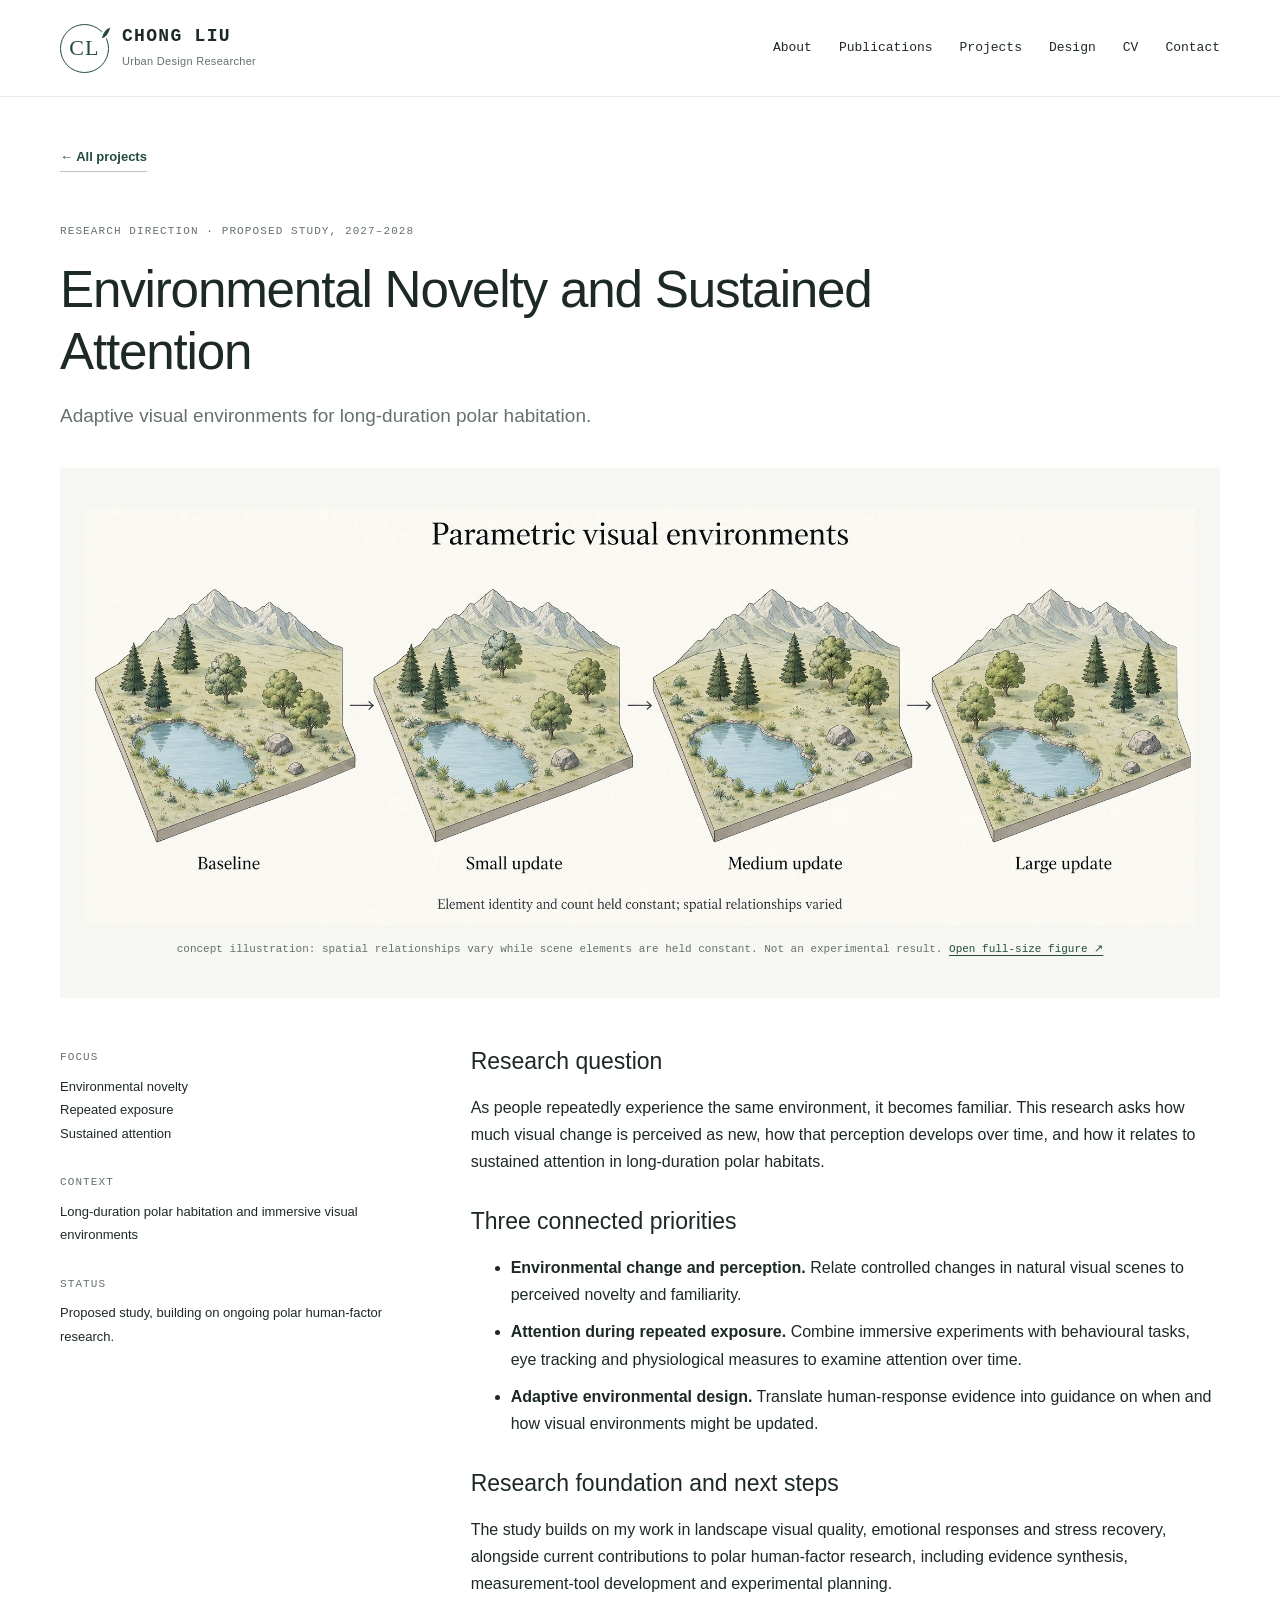
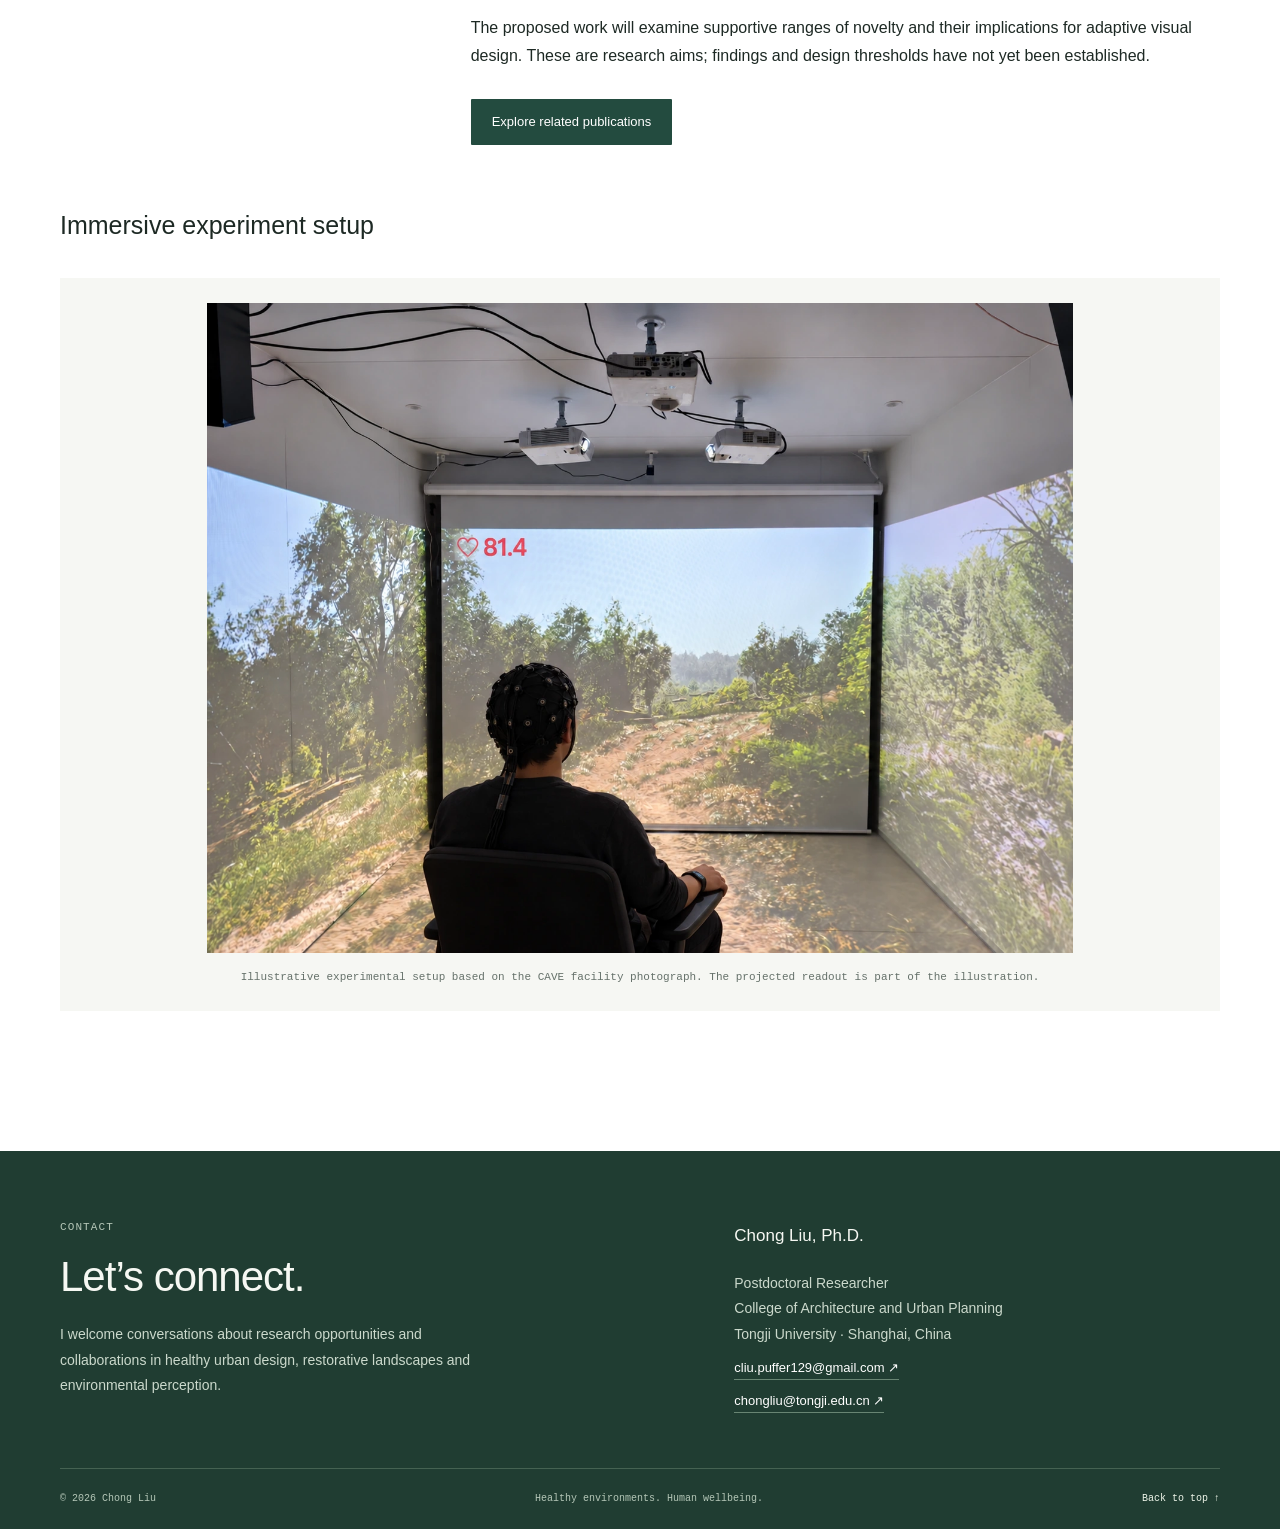
<file: environmental-novelty.html>
<!doctype html><html lang="en">
<head><meta charset="utf-8"><meta name="viewport" content="width=device-width, initial-scale=1"><meta name="description" content="Research on environmental novelty, repeated exposure and sustained attention to inform adaptive visual environments for long-duration polar habitation."><meta name="theme-color" content="#234b3f"><title>Environmental Novelty and Sustained Attention | Chong Liu</title><link rel="icon" href="assets/favicon.svg" type="image/svg+xml"><link rel="stylesheet" href="styles.css?v=20261018-r2"><link rel="canonical" href="https://chongliu129.github.io/environmental-novelty.html"><meta property="og:title" content="Environmental Novelty and Sustained Attention | Chong Liu"><meta property="og:description" content="Research on environmental novelty, repeated exposure and sustained attention to inform adaptive visual environments for long-duration polar habitation."><meta property="og:image" content="https://chongliu129.github.io/assets/hero-urban-sketch.webp"><meta property="og:type" content="website"></head>

<body id="top"><a class="skip-link" href="#main">Skip to content</a>

<header class="site-header"><div class="wrap header-inner"><a class="brand" href="/" aria-label="Chong Liu home"><span class="monogram" aria-hidden="true">CL<span></span></span><span>CHONG LIU<small>Urban Design Researcher</small></span></a><button class="menu-toggle" aria-expanded="false" aria-controls="primary-nav">Menu <span aria-hidden="true">☰</span></button>
<nav id="primary-nav" aria-label="Primary navigation"><a href="/#about">About</a><a href="/#publications">Publications</a><a href="/#projects">Projects</a><a href="/#design">Design</a><a href="cv.html">CV</a><a href="/#contact">Contact</a></nav>
</div></header>

<main id="main" class="detail-page wrap"><a href="/#projects" class="text-link back-link">← All projects</a><p class="eyebrow">RESEARCH DIRECTION · PROPOSED STUDY, 2027–2028</p><h1>Environmental Novelty and Sustained Attention</h1><p class="detail-subtitle">Adaptive visual environments for long-duration polar habitation.</p><figure class="detail-figure novelty-figure parametric-figure"><a href="assets/parametric-environments-illustration.webp" target="_blank" rel="noopener noreferrer" aria-label="Open full-size research illustration"><img src="assets/parametric-environments-illustration.webp" alt="conceptual illustration of four natural scenes with controlled changes to element positions and spatial relationships"></a><figcaption>concept illustration: spatial relationships vary while scene elements are held constant. Not an experimental result. <a class="figure-enlarge" href="assets/parametric-environments-illustration.webp" target="_blank" rel="noopener noreferrer">Open full-size figure ↗</a></figcaption></figure><div class="detail-columns"><aside><p class="eyebrow">FOCUS</p><p>Environmental novelty<br>Repeated exposure<br>Sustained attention</p><p class="eyebrow">CONTEXT</p><p>Long-duration polar habitation and immersive visual environments</p><p class="eyebrow">STATUS</p><p>Proposed study, building on ongoing polar human-factor research.</p></aside><div><h2>Research question</h2><p>As people repeatedly experience the same environment, it becomes familiar. This research asks how much visual change is perceived as new, how that perception develops over time, and how it relates to sustained attention in long-duration polar habitats.</p><h2>Three connected priorities</h2><ul><li><strong>Environmental change and perception.</strong> Relate controlled changes in natural visual scenes to perceived novelty and familiarity.</li><li><strong>Attention during repeated exposure.</strong> Combine immersive experiments with behavioural tasks, eye tracking and physiological measures to examine attention over time.</li><li><strong>Adaptive environmental design.</strong> Translate human-response evidence into guidance on when and how visual environments might be updated.</li></ul><h2>Research foundation and next steps</h2><p>The study builds on my work in landscape visual quality, emotional responses and stress recovery, alongside current contributions to polar human-factor research, including evidence synthesis, measurement-tool development and experimental planning.</p><p>The proposed work will examine supportive ranges of novelty and their implications for adaptive visual design. These are research aims; findings and design thresholds have not yet been established.</p><a class="button primary" href="/#publications">Explore related publications</a></div></div><section class="study-setup"><h2>Immersive experiment setup</h2><figure class="detail-figure cave-figure"><a href="assets/cave-participant-heartrate.webp" target="_blank" rel="noopener noreferrer" aria-label="Open full-size study illustration"><img src="assets/cave-participant-heartrate.webp" alt="Study illustration of a participant viewing the CAVE forest scene with an EEG cap, wrist sensor and projected heart-rate display"></a><figcaption>Illustrative experimental setup based on the CAVE facility photograph. The projected readout is part of the illustration.</figcaption></figure></section></main>

<footer id="contact"><div class="wrap contact-grid"><div><p class="eyebrow">CONTACT</p><h2>Let’s connect.</h2><p>I welcome conversations about research opportunities and collaborations in healthy urban design, restorative landscapes and environmental perception.</p></div><div class="contact-details"><strong>Chong Liu, Ph.D.</strong><p>Postdoctoral Researcher<br>College of Architecture and Urban Planning<br>Tongji University · Shanghai, China</p><a href="mailto:cliu.puffer129@gmail.com">cliu.puffer129@gmail.com ↗</a><a href="mailto:chongliu@tongji.edu.cn">chongliu@tongji.edu.cn ↗</a></div></div><div class="wrap footer-bottom"><span>© 2026 Chong Liu</span><span>Healthy environments. Human wellbeing.</span><a href="#top">Back to top ↑</a></div></footer>
<script src="script.js?v=20261017" defer></script></body>
</html>
</file>
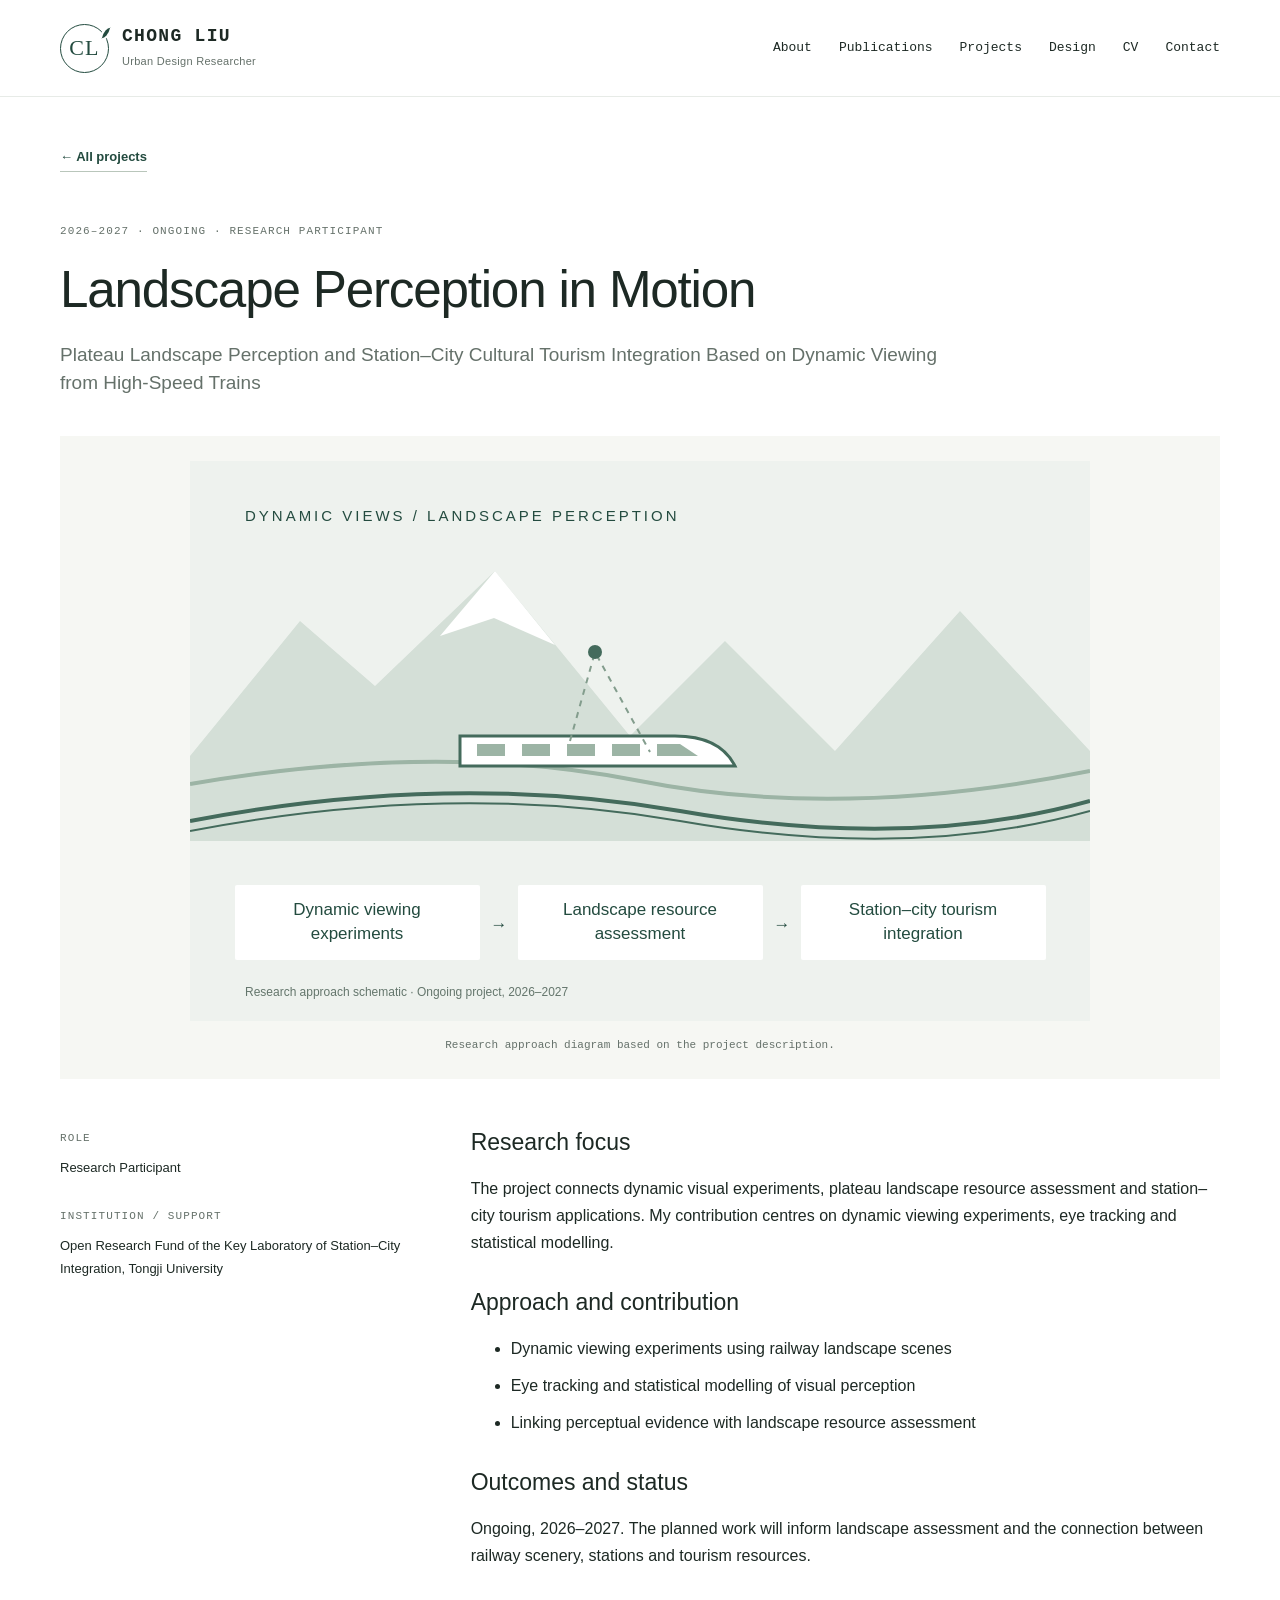
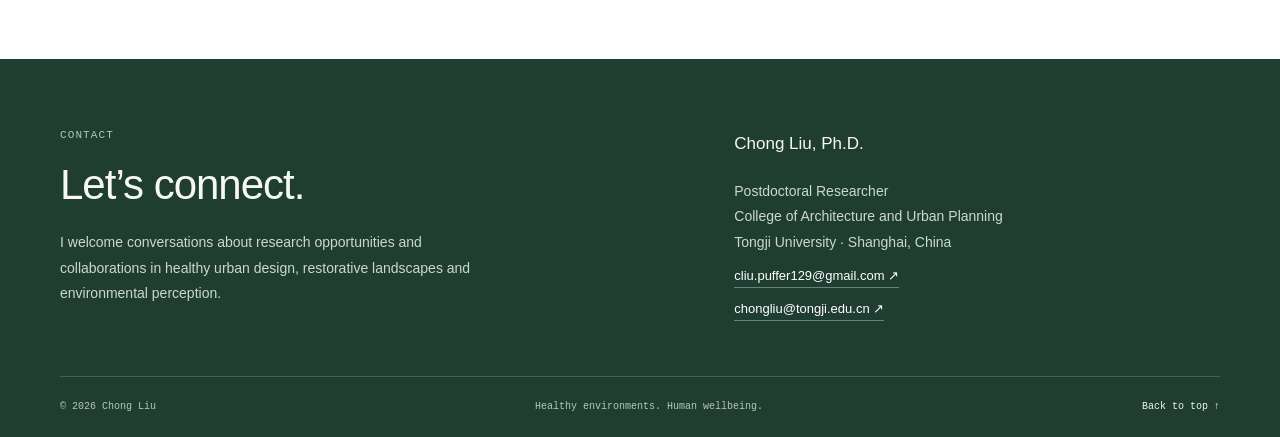
<file: railway-landscapes.html>
<!doctype html><html lang="en">
<head><meta charset="utf-8"><meta name="viewport" content="width=device-width, initial-scale=1"><meta name="description" content="Exploring how moving views from high-speed trains affect landscape perception, and how this evidence can support plateau landscape assessment and station–city cultural tourism integration."><meta name="theme-color" content="#234b3f"><title>Landscape Perception in Motion | Chong Liu</title><link rel="icon" href="assets/favicon.svg" type="image/svg+xml"><link rel="stylesheet" href="styles.css?v=20261017-v2"><link rel="canonical" href="https://chongliu129.github.io/railway-landscapes.html"><meta property="og:title" content="Landscape Perception in Motion | Chong Liu"><meta property="og:description" content="Exploring how moving views from high-speed trains affect landscape perception, and how this evidence can support plateau landscape assessment and station–city cultural tourism integration."><meta property="og:image" content="https://chongliu129.github.io/assets/hero-urban-sketch.webp"><meta property="og:type" content="website"></head>

<body id="top"><a class="skip-link" href="#main">Skip to content</a>

<header class="site-header"><div class="wrap header-inner"><a class="brand" href="/" aria-label="Chong Liu home"><span class="monogram" aria-hidden="true">CL<span></span></span><span>CHONG LIU<small>Urban Design Researcher</small></span></a><button class="menu-toggle" aria-expanded="false" aria-controls="primary-nav">Menu <span aria-hidden="true">☰</span></button>
<nav id="primary-nav" aria-label="Primary navigation"><a href="/#about">About</a><a href="/#publications">Publications</a><a href="/#projects">Projects</a><a href="/#design">Design</a><a href="cv.html">CV</a><a href="/#contact">Contact</a></nav>
</div></header>

<main id="main" class="detail-page wrap"><a href="/#projects" class="text-link back-link">← All projects</a><p class="eyebrow">2026–2027 · Ongoing · Research participant</p><h1>Landscape Perception in Motion</h1><p class="detail-subtitle">Plateau Landscape Perception and Station–City Cultural Tourism Integration Based on Dynamic Viewing from High-Speed Trains</p>
<figure class="detail-figure"><img src="assets/railway-methods.svg" alt="Research approach from dynamic viewing experiments to landscape assessment and station–city tourism integration"><figcaption>Research approach diagram based on the project description.</figcaption></figure>
<div class="detail-columns">
<aside><p class="eyebrow">ROLE</p><p>Research Participant</p><p class="eyebrow">INSTITUTION / SUPPORT</p><p>Open Research Fund of the Key Laboratory of Station–City Integration, Tongji University</p></aside>
<div><h2>Research focus</h2><p>The project connects dynamic visual experiments, plateau landscape resource assessment and station–city tourism applications. My contribution centres on dynamic viewing experiments, eye tracking and statistical modelling.</p><h2>Approach and contribution</h2><ul><li>Dynamic viewing experiments using railway landscape scenes</li><li>Eye tracking and statistical modelling of visual perception</li><li>Linking perceptual evidence with landscape resource assessment</li></ul><h2>Outcomes and status</h2><p>Ongoing, 2026–2027. The planned work will inform landscape assessment and the connection between railway scenery, stations and tourism resources.</p></div></div></main>

<footer id="contact"><div class="wrap contact-grid"><div><p class="eyebrow">CONTACT</p><h2>Let’s connect.</h2><p>I welcome conversations about research opportunities and collaborations in healthy urban design, restorative landscapes and environmental perception.</p></div><div class="contact-details"><strong>Chong Liu, Ph.D.</strong><p>Postdoctoral Researcher<br>College of Architecture and Urban Planning<br>Tongji University · Shanghai, China</p><a href="mailto:cliu.puffer129@gmail.com">cliu.puffer129@gmail.com ↗</a><a href="mailto:chongliu@tongji.edu.cn">chongliu@tongji.edu.cn ↗</a></div></div><div class="wrap footer-bottom"><span>© 2026 Chong Liu</span><span>Healthy environments. Human wellbeing.</span><a href="#top">Back to top ↑</a></div></footer>
<script src="script.js?v=20261017" defer></script></body>
</html>
</file>
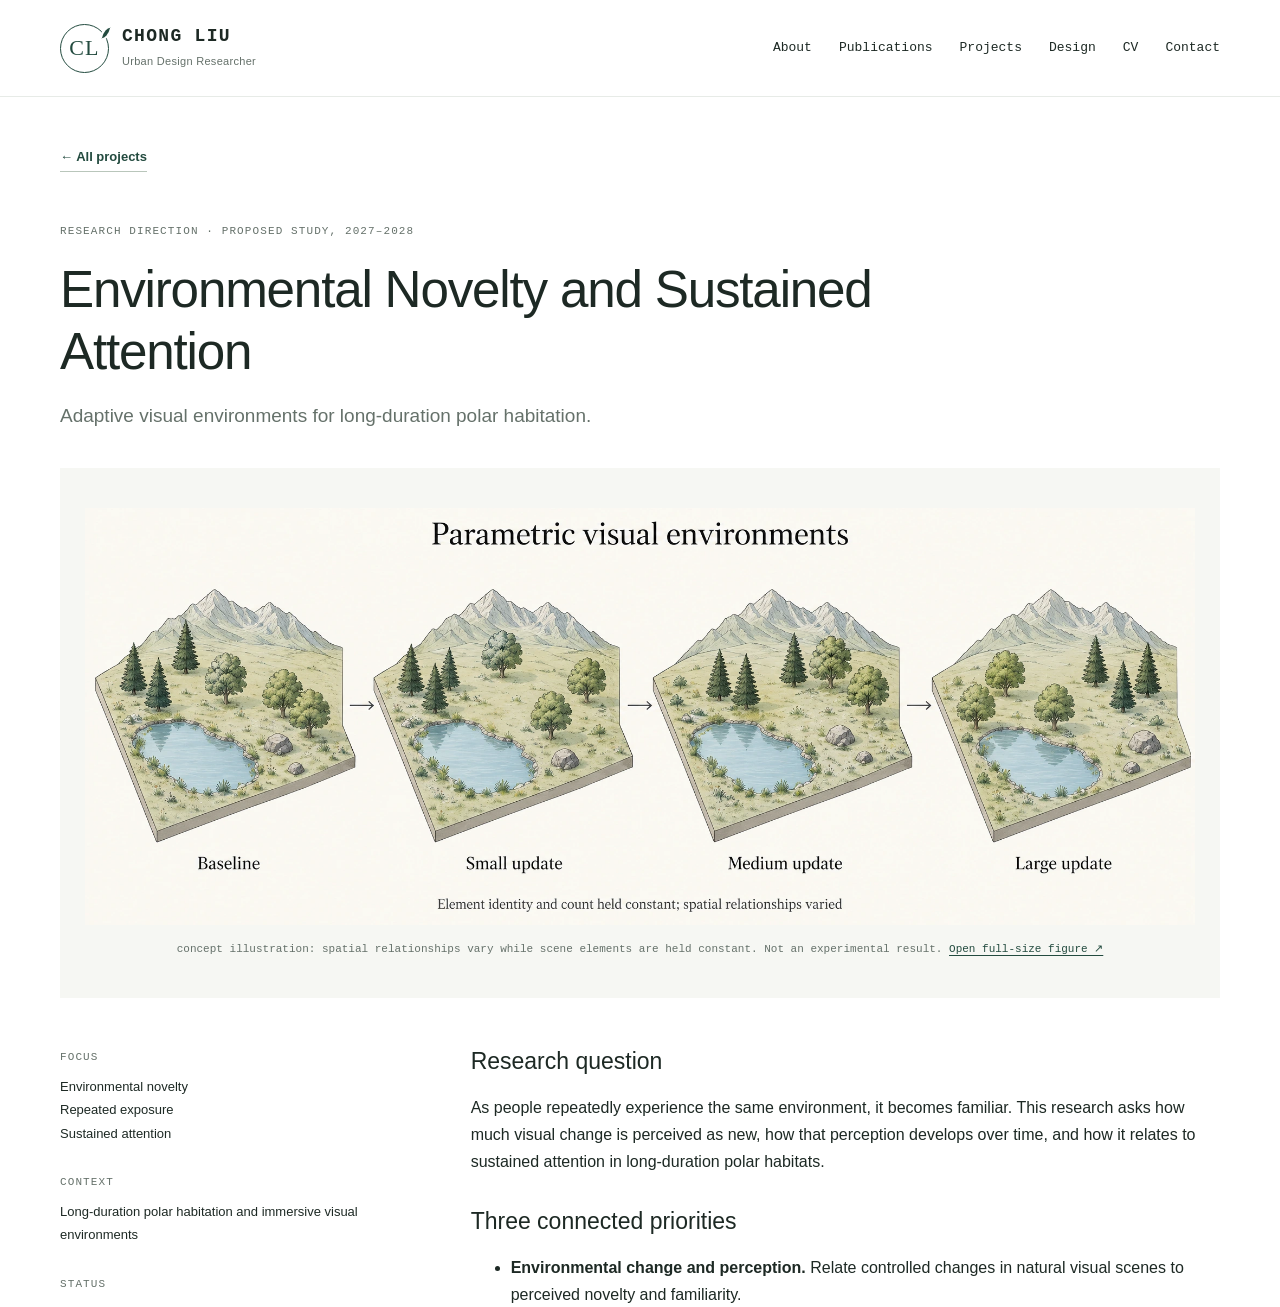
<file: spatial-healing.html>
<!doctype html><html lang="en"><head><meta charset="utf-8"><meta name="viewport" content="width=device-width,initial-scale=1"><meta http-equiv="refresh" content="0;url=environmental-novelty.html"><link rel="canonical" href="https://chongliu129.github.io/environmental-novelty.html"><title>Research | Chong Liu</title></head><body><p>This research page has moved. <a href="environmental-novelty.html">Environmental Novelty and Sustained Attention</a></p></body></html>
</file>
<file: styles.css>
:root{--ink:#1d2924;--green:#234b3f;--muted:#65716a;--line:#dce2dc;--paper:#f6f7f3;--sans:Arial,Helvetica,sans-serif;--mono:'SFMono-Regular',Consolas,'Liberation Mono',monospace}
*{box-sizing:border-box}
html{scroll-behavior:smooth;scroll-padding-top:110px}
body{margin:0;background:#fff;color:var(--ink);font:16px/1.7 var(--sans);-webkit-font-smoothing:antialiased}
img{display:block;max-width:100%}
a{color:inherit;text-decoration:none}
button{font:inherit;cursor:pointer}
a,button{touch-action:manipulation}
a:focus-visible,button:focus-visible,summary:focus-visible{outline:3px solid #b58732;outline-offset:5px}
a:hover{color:var(--green)}
h1,h2,h3,p,figure{margin:0}
h1,h2,h3{line-height:1.2}
p+p{margin-top:17px}
.wrap{width:min(1160px,calc(100% - 96px));margin-inline:auto}
.skip-link{position:fixed;left:20px;top:-80px;background:var(--green);color:#fff;padding:10px 20px;z-index:100}
.skip-link:focus{top:12px}
.site-header{position:sticky;top:0;z-index:20;background:rgba(255,255,255,.97);border-bottom:1px solid #e7ebe7}
.header-inner{min-height:96px;display:flex;align-items:center;justify-content:space-between;gap:30px}
.brand{display:flex;align-items:center;gap:13px;font-family:var(--mono);font-size:18px;font-weight:600;letter-spacing:1.3px;line-height:1.2}
.brand small{display:block;letter-spacing:.3px;font:11px/1.5 var(--sans);font-weight:400;color:var(--muted);margin-top:5px}
.monogram{display:flex;align-items:center;justify-content:center;width:49px;height:49px;border:1px solid var(--green);border-radius:50%;font:22px Georgia,serif;color:var(--green);position:relative}
.monogram span{width:10px;height:16px;border-radius:90% 0;background:var(--green);position:absolute;right:-3px;top:0;transform:rotate(12deg);border:2px solid white}
nav{display:flex;gap:27px;font-size:13px;font-family:var(--mono)}
nav a{padding:9px 0;position:relative}
nav a:after{content:'';position:absolute;height:1px;background:var(--green);bottom:3px;left:0;width:0;transition:width .18s}
nav a:hover:after,nav a[aria-current=location]:after{width:100%}
.menu-toggle{display:none;background:none;border:0}
.hero{position:relative;min-height:590px;display:flex;align-items:center;background:#243c31;isolation:isolate;color:#fff;overflow:hidden}
.hero-image{position:absolute;inset:0;width:100%;height:100%;object-fit:cover;object-position:center;z-index:-3}
.hero-shade{position:absolute;inset:0;z-index:-2;background:linear-gradient(90deg,rgba(15,35,26,.93),rgba(16,35,26,.74) 37%,rgba(16,35,26,.14) 80%),linear-gradient(0deg,rgba(10,26,18,.25),transparent 55%)}
.hero-inner{padding-block:70px 85px}
.eyebrow{font:11px/1.7 var(--mono);font-weight:500;letter-spacing:1.1px;text-transform:uppercase;color:var(--muted)}
.hero .eyebrow{color:#e1e8df;margin-bottom:23px;letter-spacing:1.8px}
.hero h1{font-size:clamp(36px,4.3vw,62px);font-weight:500;line-height:1.11;letter-spacing:-2px;max-width:920px}
.hero-lead{font-size:18px;line-height:1.65;color:#eef2eb;margin-top:23px}
.button{display:inline-flex;align-items:center;justify-content:space-between;gap:30px;padding:11px 20px;font-size:13px;line-height:1.7;border:1px solid transparent;border-radius:1px;transition:background .18s,color .18s}
.button.light{background:#fff;color:var(--green);margin-top:29px}
.button.light:hover{background:#e1e8df}
.button.primary{background:var(--green);color:#fff}
.button.primary:hover{background:#17362c}
.hero-caption{position:absolute;bottom:17px;right:35px;font:10px/1.5 var(--mono);color:white;opacity:.85;text-align:right}
.section{padding-block:82px}
.section-head{display:flex;align-items:baseline;justify-content:space-between;gap:25px;border-bottom:1px solid var(--line);padding-bottom:25px;margin-bottom:43px}
.section-head h2{font:28px/1.2 var(--mono);letter-spacing:3px;text-transform:uppercase;font-weight:400}
.section-head>span{font:10px/1.6 var(--mono);letter-spacing:1px;color:var(--muted);text-align:right}
.section-head .text-link{font-size:12px;white-space:nowrap}
.about{background:var(--paper)}
.about-grid{display:grid;grid-template-columns:1fr 1.65fr;gap:90px}
.profile h3{font-size:30px;font-weight:400;line-height:1.28;letter-spacing:-.7px;margin-top:17px}
.profile>p:not(.eyebrow){font-size:13px;line-height:1.85;margin-top:24px;color:var(--muted)}
.profile strong{font-weight:500;color:var(--ink)}
.text-link{display:inline-flex;gap:12px;align-items:center;color:var(--green);font-size:13px;font-weight:600;border-bottom:1px solid #b9c6bb;line-height:1.8;padding-bottom:3px}
.text-link:hover{border-color:var(--green)}
.profile>.text-link{margin-top:23px}
.intro{font-size:21px;line-height:1.55;letter-spacing:-.2px}
.about-copy>p:not(.intro){font-size:15px;color:#526057}
.research-tags{display:flex;flex-wrap:wrap;gap:8px;margin-top:25px}
.research-tags span{font-size:11px;padding:3px 10px;border:1px solid #d2dbd2;color:#526357;background:#fff8}
.project-row{display:grid;grid-template-columns:1fr 1.1fr;gap:65px;align-items:center;padding-block:0 52px;margin-bottom:52px;border-bottom:1px solid var(--line)}
.project-row:last-of-type{margin-bottom:0}
.project-image{display:block;background:#f2f4f1;position:relative;overflow:hidden}
.project-image img{width:100%;height:320px;object-fit:contain;padding:20px;transition:transform .3s}
.project-image:hover img{transform:scale(1.025)}
.image-index{position:absolute;top:15px;left:17px;font:11px var(--mono);color:var(--green);background:#fff;padding:5px 8px;border:1px solid var(--line)}
.project-copy h3{font-size:27px;font-weight:500;line-height:1.28;letter-spacing:-.5px;margin:15px 0}
.project-copy>p:not(.eyebrow){font-size:14px;color:#59665e;line-height:1.8}
.project-copy .project-role{font:11px/1.6 var(--mono);margin-top:20px;color:var(--green)}
.project-role span{color:#a1afa5}
.project-copy>.text-link{margin-top:20px}
.past-project{display:grid;grid-template-columns:1fr 2.2fr;gap:45px;padding-top:8px}
.past-project h3{font-size:19px;font-weight:500;line-height:1.45}
.past-project div p{font-size:13px;color:var(--muted);margin-top:10px}
.publications{background:var(--paper)}
.section-note{font-size:14px;color:var(--muted);margin-top:-20px;margin-bottom:35px}
.publication{display:grid;grid-template-columns:1.05fr 1fr;align-items:center;gap:65px;padding:45px 0;border-bottom:1px solid var(--line);scroll-margin-top:115px}
.publication:first-of-type{padding-top:10px}
.publication:last-child{border:0;padding-bottom:0}
.pub-copy h3{font-size:23px;font-weight:500;line-height:1.4;letter-spacing:-.3px;margin-top:13px}
.journal{font-size:14px;font-weight:600;color:var(--green);margin-top:18px}
.journal span{font-weight:400}
.authors{font-size:13px;margin-top:12px;color:#59665d}
.authors strong{font-weight:600;color:var(--ink)}
.volume{font-size:12px;color:var(--muted);margin-top:3px}
.pub-summary{font-size:13px;color:var(--muted);margin-top:16px}
.pub-copy>.text-link{margin-top:20px}
.doi{font:10px/1.7 var(--mono);color:#727d75;margin-top:10px;overflow-wrap:anywhere}
.publication-preview{display:block;min-width:0}
.preview-surface{position:relative;background:#e5eae3;min-height:345px;display:flex;align-items:center;justify-content:center;gap:22px;padding:24px 28px;overflow:hidden;transition:background .2s}
.publication-preview:hover .preview-surface{background:#dce4da}
.paper-page{height:297px;width:auto;max-width:64%;object-fit:contain;object-position:top;box-shadow:0 5px 20px #2038241a;transform:rotate(2deg)}
.journal-cover{max-width:31%;width:auto;max-height:210px;object-fit:contain;box-shadow:0 4px 10px #243b2426;transform:rotate(-4deg)}
.journal-badge{width:132px;min-width:90px;height:201px;background:#fff;box-shadow:0 4px 10px #243b2426;padding:18px 12px;transform:rotate(-4deg);border-top:8px solid #007db0;display:flex;flex-direction:column;justify-content:space-between;color:#00729e}
.journal-badge b{font-size:27px;letter-spacing:-1px;line-height:1}
.journal-badge b span{display:block;font-size:20px;font-weight:400;letter-spacing:-1px}
.journal-badge small{font-size:8px;line-height:1.5;letter-spacing:.2px}
.badge-line{height:1px;background:#77b6c8;width:70%}
.preview-caption{display:flex;align-items:center;justify-content:space-between;gap:10px;font:10px/1.6 var(--mono);color:var(--muted);margin-top:12px}
.design-grid{display:grid;grid-template-columns:repeat(3,1fr);gap:27px}
.design-card .design-open{display:block;position:relative;background:#f3f4f0;overflow:hidden;border:1px solid #eef0ec}
.design-open img{width:100%;height:245px;object-fit:contain;padding:12px;transition:transform .3s}
.design-open:hover img{transform:scale(1.03)}
.design-open>span{position:absolute;right:12px;bottom:9px;background:#fff;padding:2px 8px;font-size:14px;color:var(--green)}
.design-card .eyebrow{font-size:9px;letter-spacing:.3px;margin-top:20px}
.design-card h3{font-weight:500;font-size:20px;margin-top:9px}
.design-card>p:last-child{font-size:13px;color:var(--muted);line-height:1.7;margin-top:12px}
.background{background:var(--paper)}
.background-grid{display:grid;grid-template-columns:1fr 1fr;gap:80px}
.timeline-item{position:relative;padding:0 0 25px 20px;margin:24px 0 0;border-left:1px solid #cbd6cb}
.timeline-item:before{position:absolute;content:'';width:7px;height:7px;border-radius:50%;background:var(--green);left:-4px;top:7px}
.timeline-item time{font:11px var(--mono);color:var(--muted)}
.timeline-item h3{font-weight:500;font-size:18px;margin:8px 0}
.timeline-item p{font-size:13px;color:var(--muted)}
.methods-strip{padding-top:30px;border-top:1px solid var(--line);margin-top:25px}
.methods-strip>p:not(.eyebrow){font-size:14px;color:#59665e;margin-top:12px}
.recognition{display:grid;grid-template-columns:1fr 2.2fr;gap:45px;margin-top:35px;padding-top:32px;border-top:1px solid var(--line)}
.recognition ul{list-style:none;padding:0;margin:0;font-size:13px}
.recognition li{padding:9px 0;display:flex;justify-content:space-between;gap:20px;border-bottom:1px solid var(--line)}
.recognition li span{white-space:nowrap;font:11px/1.8 var(--mono);color:var(--muted)}
footer{background:#203d32;color:#f6f8f3;padding:67px 0 22px}
footer .eyebrow{color:#b5c7b8}
footer h2{font-size:42px;font-weight:400;letter-spacing:-1px;margin-top:15px}
.contact-grid{display:grid;grid-template-columns:1.1fr 1fr;gap:140px}
.contact-grid>div>p:not(.eyebrow){font-size:14px;line-height:1.8;color:#cbd9cc;margin-top:20px;max-width:420px}
.contact-details{padding-top:4px}
.contact-details strong{font-size:17px;font-weight:500}
.contact-details>p{font-size:13px;line-height:1.9;color:#cbd9cc;margin-top:13px}
.contact-details>a{display:table;border-bottom:1px solid #688573;color:#fff;font-size:13px;margin-top:10px}
.footer-bottom{display:flex;justify-content:space-between;gap:20px;font:10px/1.6 var(--mono);color:#b5c7b8;border-top:1px solid #456252;padding-top:22px;margin-top:55px}
.footer-bottom a{color:#eef5e9}
dialog{width:min(1250px,95vw);max-height:94vh;padding:18px 22px;border:0;box-shadow:0 20px 100px #0004;background:var(--paper)}
dialog::backdrop{background:#10231ce0}
dialog img{max-height:75vh;width:100%;object-fit:contain}
.viewer-bar{display:flex;justify-content:space-between;align-items:center;gap:20px;margin-bottom:14px}
.viewer-bar h2{font-size:18px;font-weight:500}
.close-viewer{border:1px solid var(--line);background:#fff;padding:5px 12px;font-size:12px}
dialog>p{font-size:11px;color:var(--muted);text-align:center;margin-top:12px}
.detail-page{padding-block:45px 90px}
.back-link{margin-bottom:50px}
.detail-page>.eyebrow{margin-bottom:18px}
.detail-page h1{font-size:clamp(32px,4vw,52px);font-weight:400;letter-spacing:-1.2px;max-width:950px}
.detail-subtitle{font-size:19px;color:var(--muted);max-width:900px;margin-top:20px;line-height:1.5}
.detail-figure{margin-block:38px 50px;background:var(--paper);padding:25px}
.detail-figure img{max-height:560px;width:100%;object-fit:contain}
.detail-figure figcaption{font:11px/1.6 var(--mono);color:var(--muted);margin-top:16px;text-align:center}
.detail-columns{display:grid;grid-template-columns:1fr 2.2fr;gap:70px}
.detail-columns aside p:not(.eyebrow){font-size:13px;line-height:1.8;margin-top:8px}
.detail-columns aside .eyebrow:not(:first-child){margin-top:28px}
.detail-columns h2{font-size:23px;font-weight:500;margin:0 0 18px}
.detail-columns h2:not(:first-child){margin-top:33px}
.detail-columns li{margin:10px 0}
.detail-columns .button{margin-top:30px}
.cv-page{max-width:1000px;padding-block:60px 80px}
.cv-title{display:flex;gap:35px;align-items:flex-start;justify-content:space-between;padding-bottom:32px;border-bottom:2px solid var(--green)}
.cv-title h1{font-size:48px;font-weight:400;letter-spacing:-1px;margin-top:15px}
.cv-title p{font-size:13px;color:var(--muted);margin-top:13px}
.cv-title .button{white-space:nowrap;font-size:12px}
.cv-page section{padding-top:35px}
.cv-page h2{font:19px/1.4 var(--mono);font-weight:500;margin-bottom:22px;border-bottom:1px solid var(--line);padding-bottom:9px}
.cv-page h3{font-size:16px;font-weight:600;line-height:1.5}
.cv-page p,.cv-page li{font-size:13px}
.cv-entry{display:grid;grid-template-columns:190px 1fr;gap:30px;margin-top:23px}
.cv-entry time{font:11px/1.8 var(--mono);color:var(--muted)}
.cv-entry p+p{margin-top:7px;color:var(--muted)}
.cv-publications{padding-left:20px}
.cv-publications li{padding-left:6px;margin-bottom:17px;overflow-wrap:anywhere}
.cv-publications a{color:var(--green);text-decoration:underline;text-decoration-color:#b9c6bb}
.cv-page section>article:not(.cv-entry){margin-top:20px}
.cv-skills{display:grid;grid-template-columns:190px 1fr;font-size:13px;gap:15px 30px}
.cv-skills dt{font-weight:600}
.cv-skills dd{margin:0;color:var(--muted)}
.cv-updated{margin-top:35px;color:var(--muted);font:11px var(--mono)}

@media(min-width:1600px){.hero{min-height:650px}
.hero-image{object-position:center 48%}
}
@media(max-width:1050px){.wrap{width:calc(100% - 64px)}
nav{gap:18px;font-size:12px}
.brand{font-size:15px}
.hero h1{font-size:51px}
.hero{min-height:565px}
.about-grid{gap:50px}
.project-row,.publication{gap:40px}
.project-image img{height:280px}
.preview-surface{padding:22px 16px;gap:15px;min-height:310px}
.paper-page{height:260px}
.journal-cover{max-height:175px}
.journal-badge{width:110px;height:175px;padding:12px 9px}
.contact-grid{gap:70px}
.design-open img{height:200px}
}
@media(max-width:760px){html{scroll-padding-top:85px}
.wrap{width:calc(100% - 40px)}
.header-inner{min-height:78px;gap:15px;flex-wrap:wrap}
.brand{font-size:15px;gap:10px}
.brand small{font-size:10px}
.monogram{width:42px;height:42px;font-size:19px}
.menu-toggle{display:block;font:12px var(--mono);padding:12px 0 12px 15px}
.menu-toggle span{margin-left:6px}
nav{display:none;width:100%;border-top:1px solid var(--line);padding:10px 0 20px;grid-template-columns:repeat(3,1fr);gap:10px;font-size:13px}
nav.is-open{display:grid}
.hero{min-height:540px;align-items:center}
.hero-inner{padding:65px 0 80px}
.hero h1{font-size:clamp(30px,6.4vw,46px);letter-spacing:-1.1px;line-height:1.18}
.hero .eyebrow{font-size:9px;letter-spacing:.8px;max-width:300px}
.hero-lead{font-size:16px;max-width:330px}
.hero-shade{background:linear-gradient(90deg,#10281ee8,#10281e85),linear-gradient(0deg,#10281e66,transparent)}
.hero-image{object-position:61% center}
.hero-caption{font-size:8px;bottom:16px;right:20px;left:20px;text-align:left}
.section{padding:55px 0}
.section-head{padding-bottom:20px;margin-bottom:30px;align-items:flex-start}
.section-head h2{font-size:23px;letter-spacing:1.5px}
.section-head>span{display:none}
.section-head .text-link{font-size:10px;white-space:normal;text-align:right;max-width:120px}
.about-grid{grid-template-columns:1fr;gap:30px}
.profile h3{font-size:28px}
.profile h3 br{display:none}
.profile>p:not(.eyebrow){margin-top:15px}
.profile>.text-link{margin-top:15px}
.intro{font-size:19px}
.about-copy>p:not(.intro){font-size:14px}
.project-row{grid-template-columns:1fr;gap:25px;padding-bottom:35px;margin-bottom:35px}
.project-image img{height:auto;max-height:340px;padding:18px;aspect-ratio:1.45;object-fit:contain}
.project-copy h3{font-size:25px;margin-top:11px}
.project-copy .eyebrow{font-size:10px}
.project-copy>.text-link{margin-top:17px}
.past-project{grid-template-columns:1fr;gap:15px}
.section-note{font-size:13px;margin-top:-10px;margin-bottom:25px}
.publication{grid-template-columns:1fr;gap:27px;padding:35px 0}
.pub-copy h3{font-size:22px}
.publication-preview{max-width:500px;width:100%}
.preview-surface{min-height:310px;padding:24px;gap:28px}
.paper-page{height:275px}
.journal-cover{max-height:205px}
.journal-badge{width:128px;height:192px}
.preview-caption{font-size:9px}
.design-grid{grid-template-columns:1fr;gap:35px}
.design-open img{height:auto;max-height:350px;padding:12px}
.design-card .eyebrow{margin-top:17px}
.background-grid{grid-template-columns:1fr;gap:25px}
.timeline-item{margin-top:20px}
.recognition{grid-template-columns:1fr;gap:14px}
.recognition li{font-size:12px;align-items:baseline}
.recognition li span{font-size:10px}
.methods-strip>p:not(.eyebrow){font-size:13px}
.contact-grid{grid-template-columns:1fr;gap:38px}
footer{padding-top:50px}
footer h2{font-size:36px}
.footer-bottom{margin-top:38px;flex-wrap:wrap;font-size:9px}
.footer-bottom>span:nth-child(2){display:none}
.detail-page{padding-block:35px 60px}
.back-link{margin-bottom:35px}
.detail-subtitle{font-size:17px}
.detail-figure{padding:14px;margin-block:27px 35px}
.detail-figure figcaption{font-size:9px}
.detail-columns{grid-template-columns:1fr;gap:35px}
.detail-columns aside{border-bottom:1px solid var(--line);padding-bottom:25px}
.detail-columns h2{font-size:21px}
.detail-columns p,.detail-columns li{font-size:14px}
.cv-page{padding-block:35px 55px}
.cv-title{display:block}
.cv-title .button{margin-top:20px}
.cv-title h1{font-size:39px}
.cv-entry{grid-template-columns:1fr;gap:8px}
.cv-skills{grid-template-columns:1fr;gap:5px}
.cv-skills dd{margin-bottom:12px}
.viewer-bar h2{font-size:14px}
.close-viewer{white-space:nowrap}
dialog{padding:12px}
.desktop-break{display:none}
}
@media(prefers-reduced-motion:reduce){html{scroll-behavior:auto}
*,*:before,*:after{transition:none!important}
}
@media print{.site-header,footer,.print-cv,.skip-link{display:none!important}
body{color:#000;font-size:10pt}
.wrap{width:100%;max-width:none}
.cv-page{padding:0}
.cv-page section{padding-top:16px}
.cv-title{padding-bottom:15px}
.cv-title h1{font-size:28pt}
.cv-title p{font-size:9pt}
.cv-page h2{font-size:13pt;break-after:avoid;margin-bottom:12px}
.cv-entry{margin-top:13px;grid-template-columns:150px 1fr;gap:20px;break-inside:avoid}
.cv-page h3{font-size:10pt}
.cv-page p,.cv-page li,.cv-skills{font-size:9pt;line-height:1.5}
.cv-entry time{font-size:8pt}
.cv-page article{break-inside:avoid}
.cv-skills{grid-template-columns:150px 1fr;gap:7px 20px}
a{color:#000!important}
.cv-publications li{margin-bottom:10px;break-inside:avoid}
.cv-title{break-inside:avoid}
@page{size:A4;margin:16mm}
}


.project-image-note{display:block;padding:0 20px 14px;font:9px/1.6 var(--mono);color:var(--muted)}


/* Architectural sketch banner: pale drawing and dark type. */
.hero-sketch{background:#f7f3e9;color:#203d32}
.hero-sketch .hero-image{object-position:center center}
.hero-sketch .hero-shade{background:linear-gradient(90deg,rgba(249,246,236,.80),rgba(249,246,236,.40) 43%,rgba(249,246,236,0) 72%)}
.hero-sketch .eyebrow{color:#526354}
.hero-sketch .hero-lead{color:#405748}
.hero-sketch h1{font-weight:500}
.hero-sketch .button.light{color:#fff;background:#234b3f;border-color:#234b3f}
.hero-sketch .button.light:hover{background:#17382c}
.hero-sketch .hero-caption{color:#526354;background:#fbf8efd9;padding:3px 7px;font-size:8px}
.novelty-figure{padding:40px 25px}
.novelty-figure img{max-height:300px;min-height:140px}
@media(max-width:760px){
 .hero-sketch .hero-image{object-position:65% center}
 .hero-sketch .hero-shade{background:linear-gradient(90deg,rgba(249,246,236,.95),rgba(249,246,236,.81) 63%,rgba(249,246,236,.4))}
 .hero-sketch .hero-caption{font-size:7px;left:20px;right:auto;max-width:calc(100% - 40px)}
 .novelty-figure{padding:20px 10px}
 .novelty-figure img{min-height:0}
}

/* Project-specific image framing. */
.project-photo img{height:340px;object-fit:cover;object-position:center 65%;padding:0}
.project-framework img{height:340px;padding:8px}
.project-framework .image-index{top:6px;left:6px;transform:scale(.75);transform-origin:top left}
.parametric-figure img{max-height:480px;min-height:0}
.framework-figure img{max-height:600px}
@media(max-width:760px){.project-photo img{height:auto;aspect-ratio:1.4;max-height:none}.project-framework img{height:auto;aspect-ratio:auto;max-height:none}.parametric-figure{padding:15px 5px}}

.figure-enlarge{color:var(--green);text-decoration:underline;text-underline-offset:3px;white-space:nowrap}

.study-setup{margin-top:65px}.study-setup>h2{font-size:25px;font-weight:500}.cave-figure img{max-height:650px}

/* Environmental portrait integrated with the profile column. */
.about-grid{grid-template-columns:minmax(260px,330px) minmax(0,1fr);gap:80px;align-items:start}
.portrait-frame{position:relative;aspect-ratio:1817/2733;overflow:hidden;background:#e1e5dd;border-radius:2px;isolation:isolate}
.portrait-frame img{width:100%;height:100%;object-fit:contain;object-position:center;transform:none;filter:none}
.portrait-frame:after{content:'';position:absolute;inset:0;border:1px solid #234b3f10;pointer-events:none}
.profile-details{padding:20px 0 0;border-bottom:1px solid var(--line);padding-bottom:22px}
.profile-details .eyebrow{font-size:10px;letter-spacing:1.4px;color:var(--green)}
.profile-details h3{font-size:27px;font-weight:400;letter-spacing:-.5px;line-height:1.2;margin:8px 0 0}
.profile-details .profile-affiliation{font-size:12px;line-height:1.9;color:var(--muted);margin-top:15px}
.profile-details .text-link{margin-top:15px;font-size:12px}
.about-copy{padding-top:3px}
@media(max-width:1050px)and(min-width:761px){.about-grid{grid-template-columns:minmax(240px,29%) minmax(0,1fr);gap:48px}}
@media(max-width:760px){
 .about-grid{grid-template-columns:1fr;gap:30px}
 .profile-with-photo{display:grid;grid-template-columns:145px minmax(0,1fr);gap:20px;align-items:center}
 .portrait-frame{aspect-ratio:1817/2733}
 .profile-details{border:0;padding:0}
 .profile-details .eyebrow{font-size:8px;letter-spacing:.5px}
 .profile-details h3{font-size:23px;line-height:1.15;margin-top:7px}
 .profile-details .profile-affiliation{font-size:11px;line-height:1.65;margin-top:10px}
 .profile-details .text-link{font-size:10px;margin-top:10px}
 .about-copy{padding-top:0}
}
@media(max-width:380px){.profile-with-photo{grid-template-columns:125px minmax(0,1fr);gap:15px}.profile-details h3{font-size:21px}}
</file>
